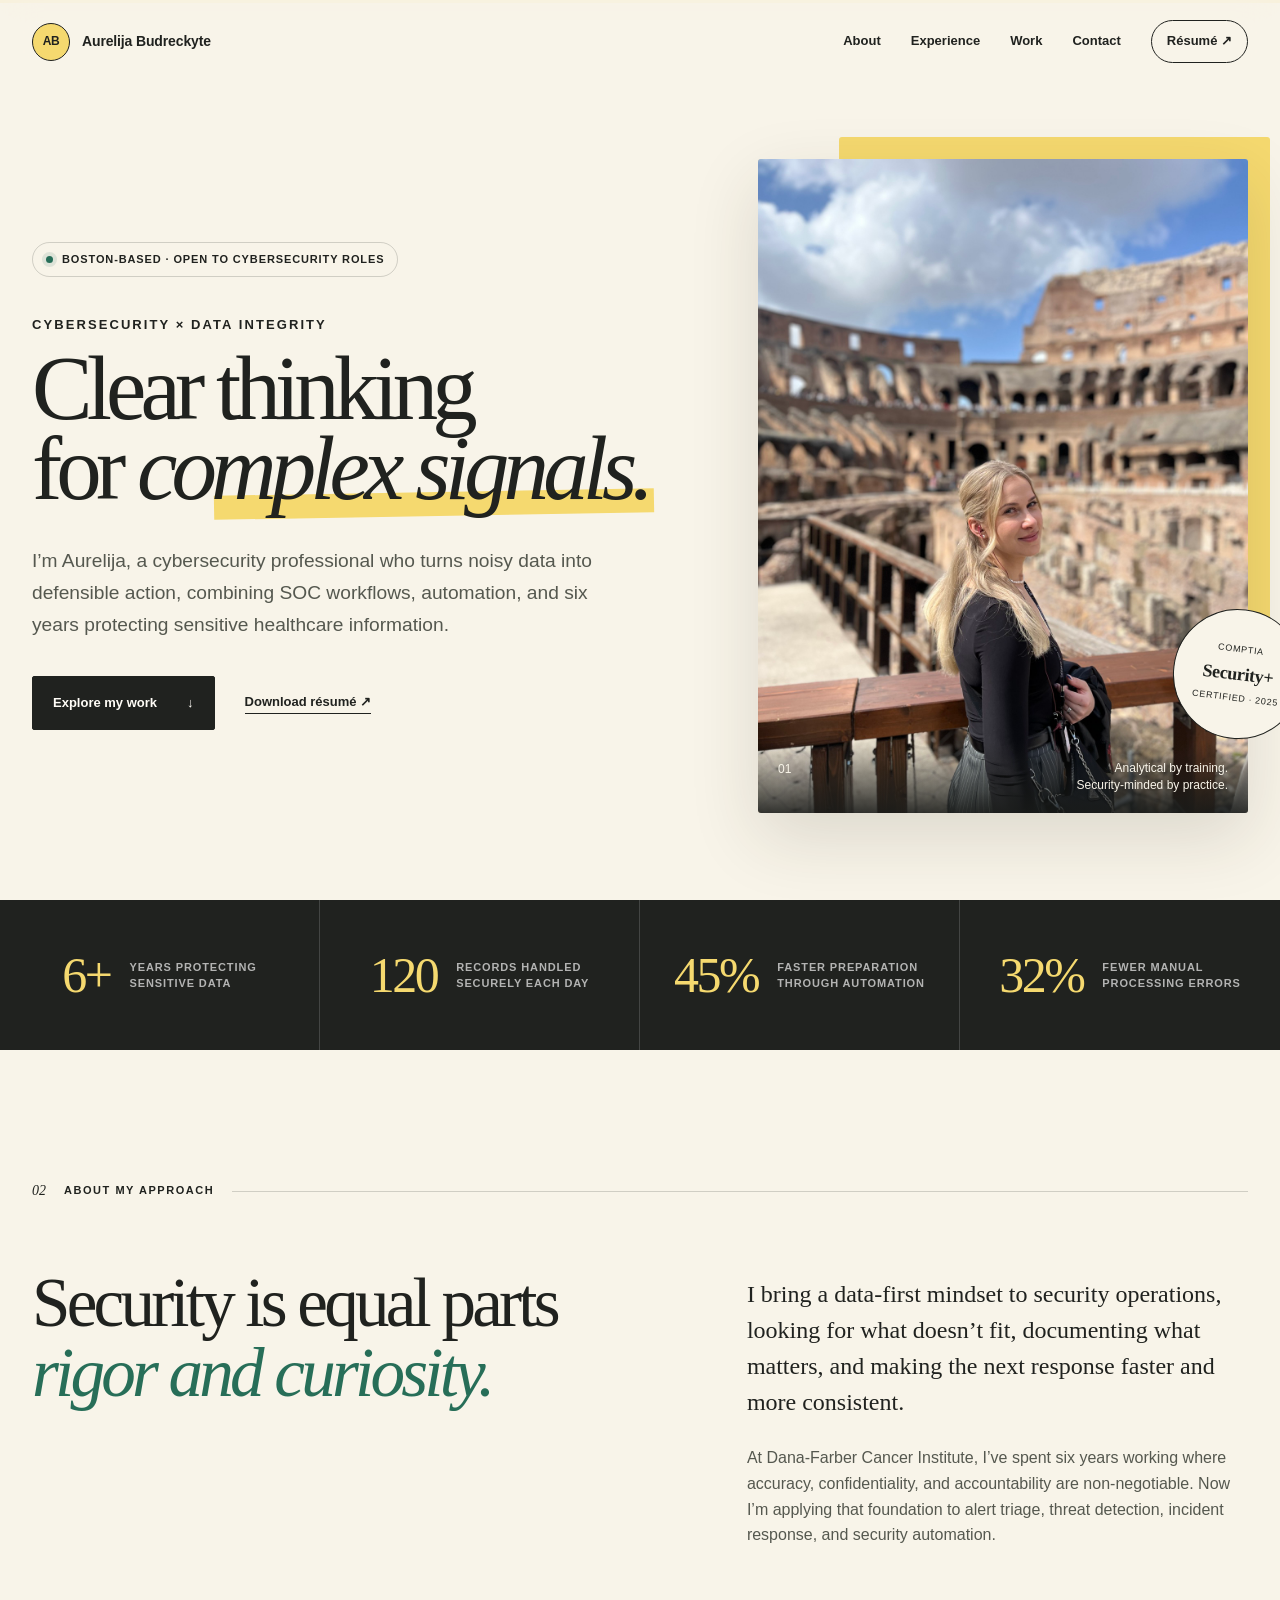
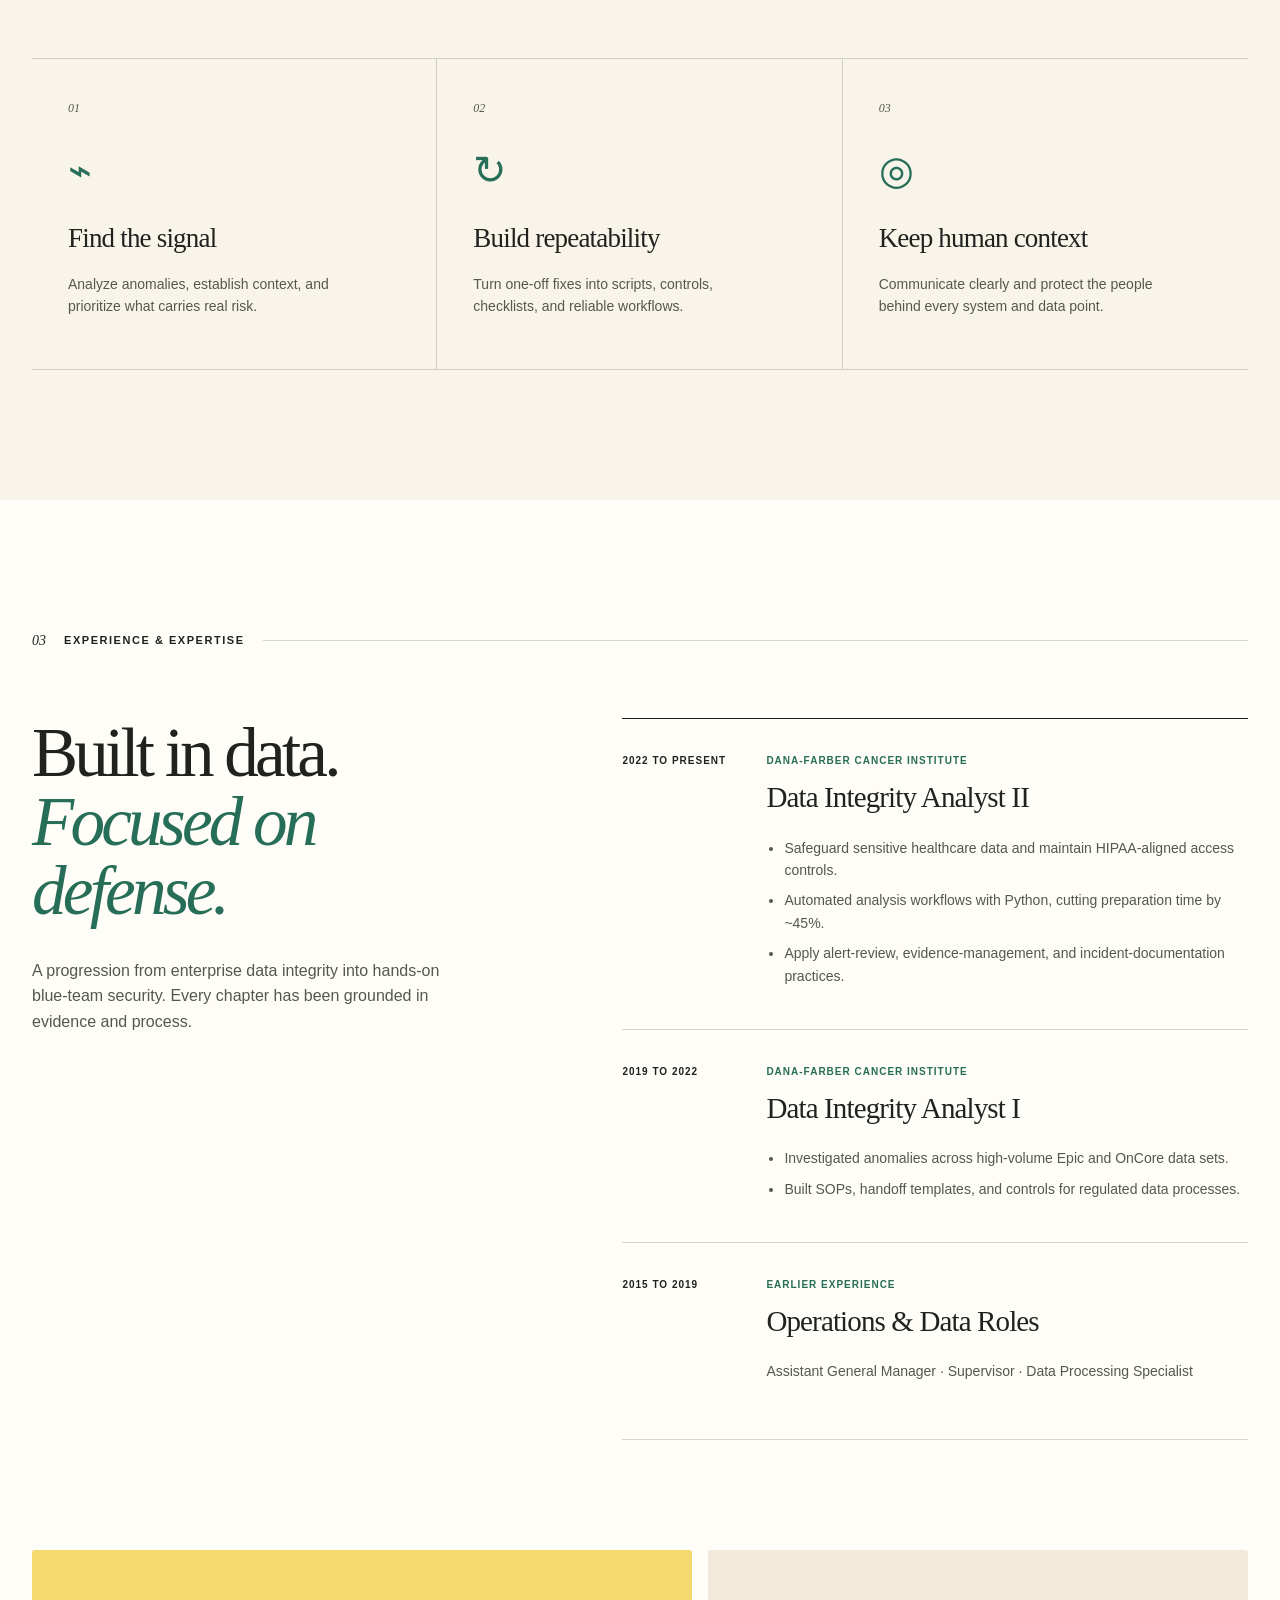
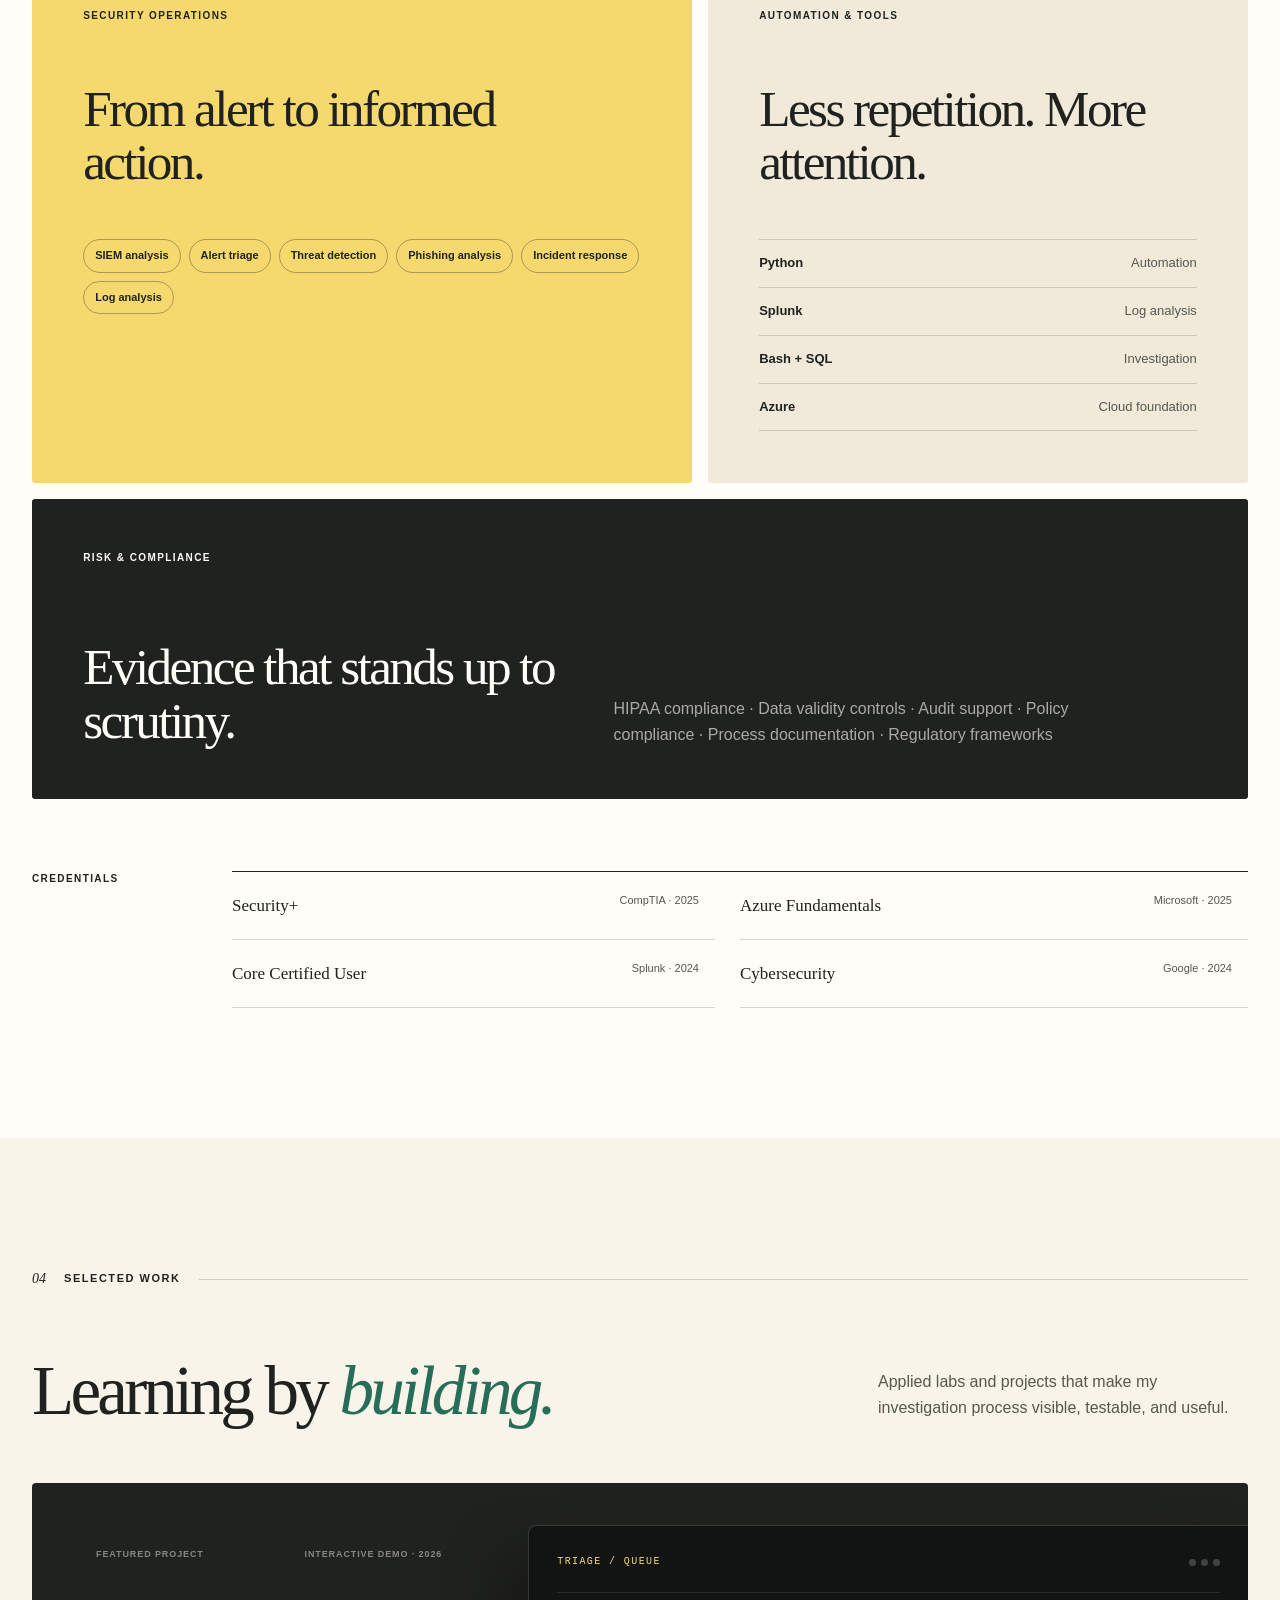
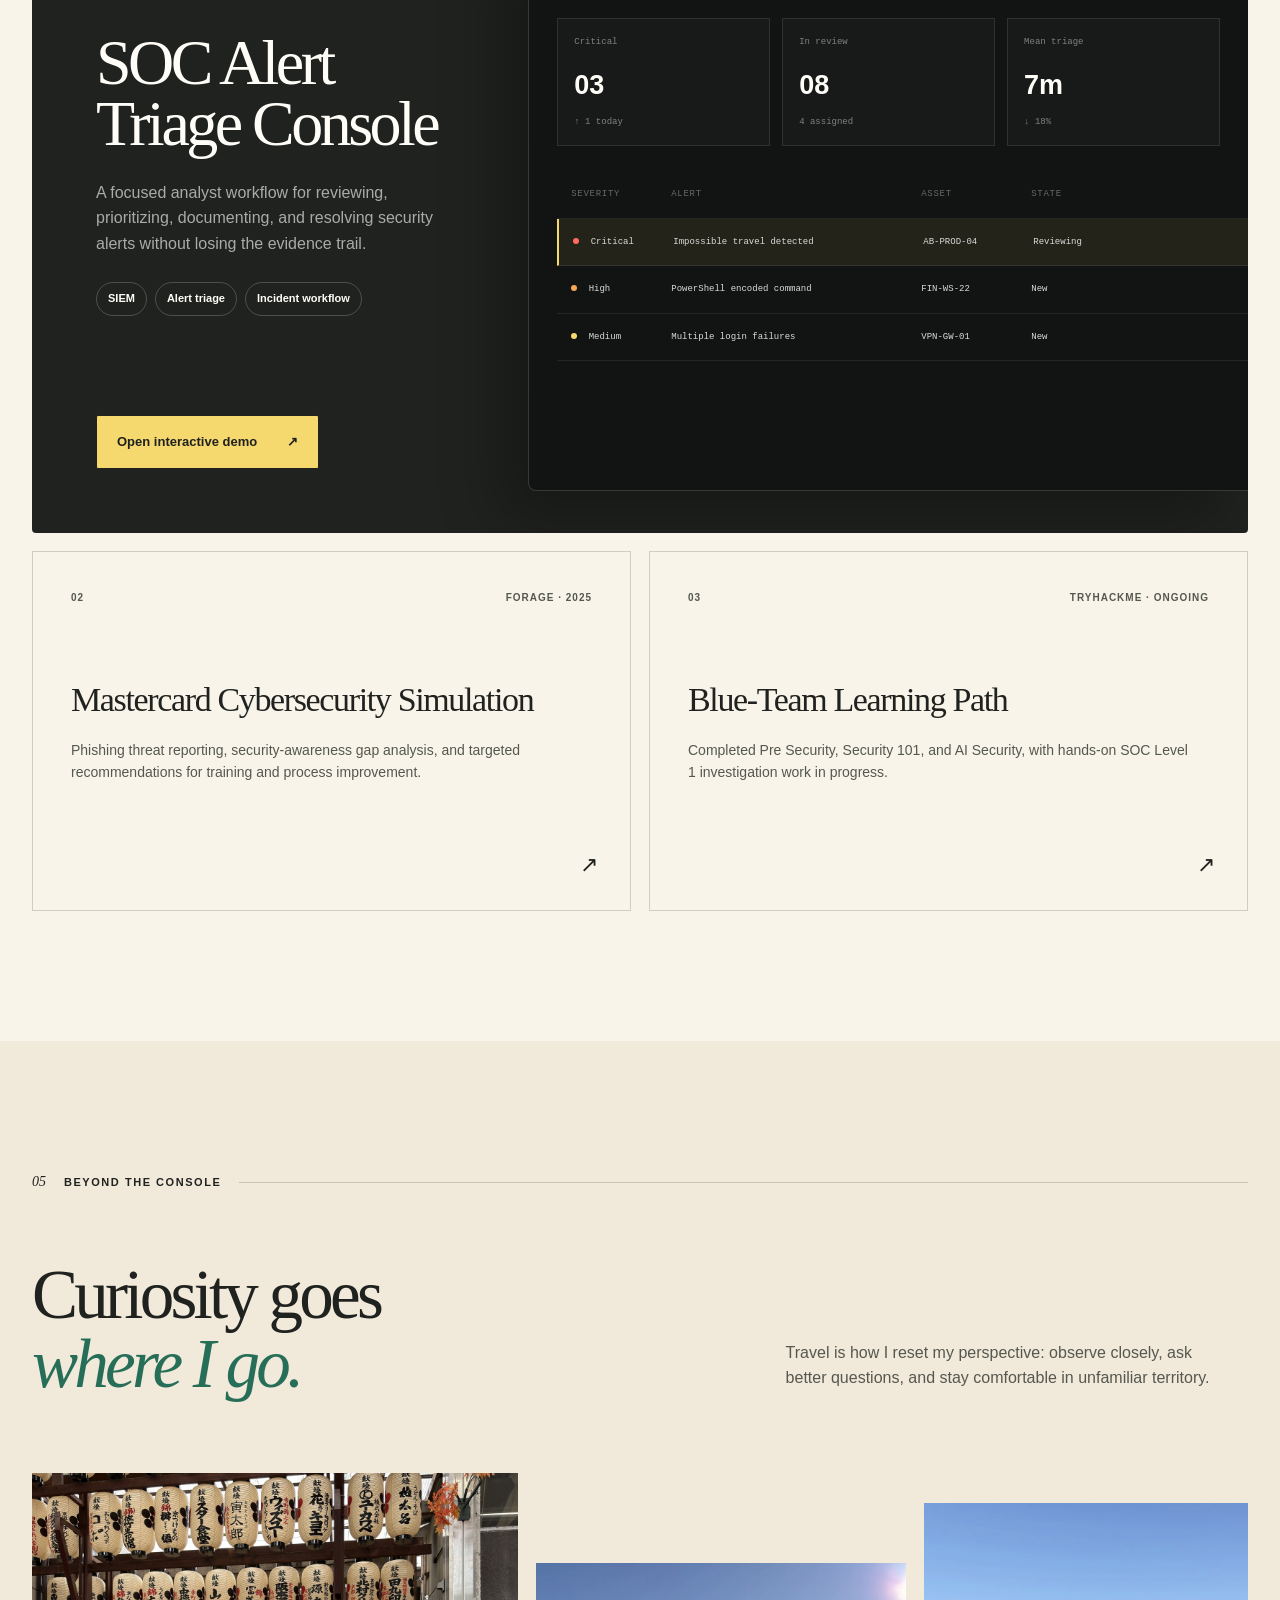
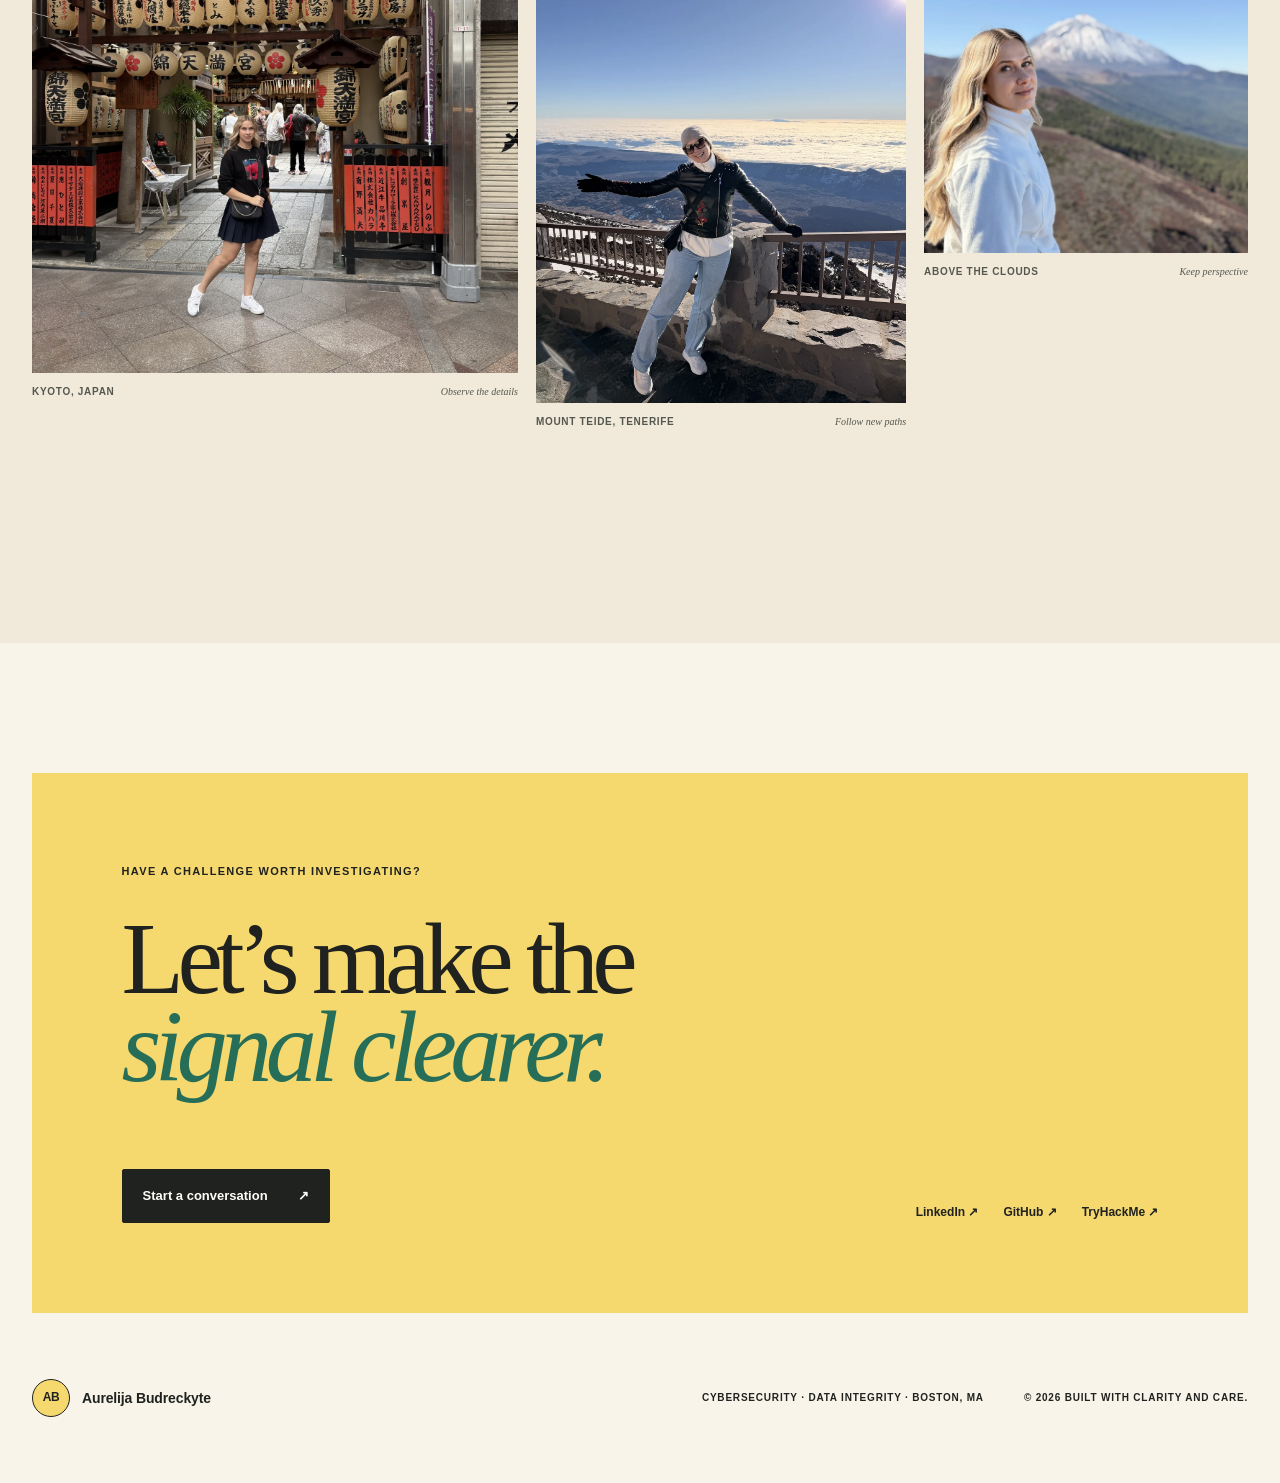
<file: index.html>
<!doctype html>
<html lang="en">
  <head>
    <meta charset="UTF-8" />
    <meta name="viewport" content="width=device-width, initial-scale=1.0" />
    <meta
      name="description"
      content="Aurelija Budreckyte is a Boston-based cybersecurity professional specializing in SOC workflows, SIEM analysis, automation, and data integrity."
    />
    <meta name="theme-color" content="#f5d96f" />
    <meta property="og:title" content="Aurelija Budreckyte | Cybersecurity Professional" />
    <meta
      property="og:description"
      content="Cybersecurity, security operations, automation, and six years of data integrity experience."
    />
    <meta property="og:type" content="website" />
    <title>Aurelija Budreckyte | Cybersecurity Professional</title>
    <link rel="icon" href="assets/favicon.svg" type="image/svg+xml" />
    <link rel="stylesheet" href="styles.css" />
    <script src="script.js" defer></script>
  </head>
  <body>
    <a class="skip-link" href="#main">Skip to content</a>

    <header class="site-header" data-header>
      <a class="brand" href="index.html" aria-label="Aurelija Budreckyte, home">
        <span class="brand-mark" aria-hidden="true">AB</span>
        <span class="brand-name">Aurelija Budreckyte</span>
      </a>
      <button class="menu-toggle" type="button" aria-expanded="false" aria-controls="site-nav">
        <span></span><span></span>
        <span class="sr-only">Toggle menu</span>
      </button>
      <nav class="site-nav" id="site-nav" aria-label="Primary navigation">
        <a href="#about">About</a>
        <a href="#experience">Experience</a>
        <a href="#work">Work</a>
        <a href="#contact">Contact</a>
        <a class="nav-cta" href="Aurelija_Budreckyte_Resume.pdf" target="_blank" rel="noreferrer">
          Résumé <span aria-hidden="true">↗</span>
        </a>
      </nav>
    </header>

    <main id="main">
      <section class="hero section-shell" aria-labelledby="hero-title">
        <div class="hero-copy reveal">
          <div class="eyebrow">
            <span class="status-dot" aria-hidden="true"></span>
            Boston-based · Open to cybersecurity roles
          </div>
          <p class="hero-kicker">Cybersecurity × Data Integrity</p>
          <h1 id="hero-title">
            Clear thinking<br />
            for <em>complex signals.</em>
          </h1>
          <p class="hero-intro">
            I’m Aurelija, a cybersecurity professional who turns noisy data into
            defensible action, combining SOC workflows, automation, and six years
            protecting sensitive healthcare information.
          </p>
          <div class="hero-actions">
            <a class="button button-dark" href="#work">Explore my work <span>↓</span></a>
            <a class="text-link" href="Aurelija_Budreckyte_Resume.pdf" download>
              Download résumé <span aria-hidden="true">↗</span>
            </a>
          </div>
        </div>

        <div class="hero-visual reveal reveal-delay">
          <div class="portrait-frame">
            <img
              src="assets/aurelija-colosseum.jpg"
              width="1200"
              height="1600"
              alt="Aurelija Budreckyte at the Colosseum in Rome"
              fetchpriority="high"
            />
            <div class="portrait-caption">
              <span>01</span>
              <p>Analytical by training.<br />Security-minded by practice.</p>
            </div>
          </div>
          <div class="hero-stamp" aria-label="Security Plus certified">
            <span>CompTIA</span>
            <strong>Security+</strong>
            <span>Certified · 2025</span>
          </div>
        </div>
      </section>

      <section class="proof-strip" aria-label="Career highlights">
        <div class="proof-item">
          <strong>6+</strong>
          <span>years protecting<br />sensitive data</span>
        </div>
        <div class="proof-item">
          <strong>120</strong>
          <span>records handled<br />securely each day</span>
        </div>
        <div class="proof-item">
          <strong>45%</strong>
          <span>faster preparation<br />through automation</span>
        </div>
        <div class="proof-item">
          <strong>32%</strong>
          <span>fewer manual<br />processing errors</span>
        </div>
      </section>

      <section class="about section-shell section-space" id="about">
        <div class="section-label reveal">
          <span>02</span>
          <p>About my approach</p>
        </div>
        <div class="about-grid">
          <h2 class="display-heading reveal">
            Security is equal parts<br />
            <em>rigor and curiosity.</em>
          </h2>
          <div class="about-copy reveal">
            <p class="lead">
              I bring a data-first mindset to security operations, looking for what
              doesn’t fit, documenting what matters, and making the next response
              faster and more consistent.
            </p>
            <p>
              At Dana-Farber Cancer Institute, I’ve spent six years working where
              accuracy, confidentiality, and accountability are non-negotiable.
              Now I’m applying that foundation to alert triage, threat detection,
              incident response, and security automation.
            </p>
          </div>
        </div>
        <div class="principles-grid">
          <article class="principle-card reveal">
            <span class="principle-number">01</span>
            <div class="line-icon" aria-hidden="true">⌁</div>
            <h3>Find the signal</h3>
            <p>Analyze anomalies, establish context, and prioritize what carries real risk.</p>
          </article>
          <article class="principle-card reveal">
            <span class="principle-number">02</span>
            <div class="line-icon" aria-hidden="true">↻</div>
            <h3>Build repeatability</h3>
            <p>Turn one-off fixes into scripts, controls, checklists, and reliable workflows.</p>
          </article>
          <article class="principle-card reveal">
            <span class="principle-number">03</span>
            <div class="line-icon" aria-hidden="true">◎</div>
            <h3>Keep human context</h3>
            <p>Communicate clearly and protect the people behind every system and data point.</p>
          </article>
        </div>
      </section>

      <section class="experience section-space" id="experience">
        <div class="section-shell">
          <div class="section-label reveal">
            <span>03</span>
            <p>Experience & expertise</p>
          </div>
          <div class="experience-layout">
            <div class="experience-intro reveal">
              <h2 class="display-heading">Built in data.<br /><em>Focused on defense.</em></h2>
              <p>
                A progression from enterprise data integrity into hands-on blue-team
                security. Every chapter has been grounded in evidence and process.
              </p>
            </div>
            <div class="timeline">
              <article class="timeline-item reveal">
                <div class="timeline-date">2022 to Present</div>
                <div>
                  <p class="timeline-company">Dana-Farber Cancer Institute</p>
                  <h3>Data Integrity Analyst II</h3>
                  <ul>
                    <li>Safeguard sensitive healthcare data and maintain HIPAA-aligned access controls.</li>
                    <li>Automated analysis workflows with Python, cutting preparation time by ~45%.</li>
                    <li>Apply alert-review, evidence-management, and incident-documentation practices.</li>
                  </ul>
                </div>
              </article>
              <article class="timeline-item reveal">
                <div class="timeline-date">2019 to 2022</div>
                <div>
                  <p class="timeline-company">Dana-Farber Cancer Institute</p>
                  <h3>Data Integrity Analyst I</h3>
                  <ul>
                    <li>Investigated anomalies across high-volume Epic and OnCore data sets.</li>
                    <li>Built SOPs, handoff templates, and controls for regulated data processes.</li>
                  </ul>
                </div>
              </article>
              <article class="timeline-item reveal">
                <div class="timeline-date">2015 to 2019</div>
                <div>
                  <p class="timeline-company">Earlier experience</p>
                  <h3>Operations & Data Roles</h3>
                  <p>Assistant General Manager · Supervisor · Data Processing Specialist</p>
                </div>
              </article>
            </div>
          </div>

          <div class="capabilities-grid" aria-label="Core capabilities">
            <article class="capability-card card-yellow reveal">
              <span>Security Operations</span>
              <h3>From alert to informed action.</h3>
              <div class="tag-list">
                <span>SIEM analysis</span><span>Alert triage</span><span>Threat detection</span>
                <span>Phishing analysis</span><span>Incident response</span><span>Log analysis</span>
              </div>
            </article>
            <article class="capability-card card-beige reveal">
              <span>Automation & Tools</span>
              <h3>Less repetition. More attention.</h3>
              <div class="tool-list">
                <div><b>Python</b><i>Automation</i></div>
                <div><b>Splunk</b><i>Log analysis</i></div>
                <div><b>Bash + SQL</b><i>Investigation</i></div>
                <div><b>Azure</b><i>Cloud foundation</i></div>
              </div>
            </article>
            <article class="capability-card card-dark reveal">
              <span>Risk & Compliance</span>
              <h3>Evidence that stands up to scrutiny.</h3>
              <p>
                HIPAA compliance · Data validity controls · Audit support · Policy
                compliance · Process documentation · Regulatory frameworks
              </p>
            </article>
          </div>

          <div class="credentials reveal">
            <p class="credentials-label">Credentials</p>
            <div class="credentials-list">
              <div><strong>Security+</strong><span>CompTIA · 2025</span></div>
              <div><strong>Azure Fundamentals</strong><span>Microsoft · 2025</span></div>
              <div><strong>Core Certified User</strong><span>Splunk · 2024</span></div>
              <div><strong>Cybersecurity</strong><span>Google · 2024</span></div>
            </div>
          </div>
        </div>
      </section>

      <section class="work section-shell section-space" id="work">
        <div class="section-label reveal">
          <span>04</span>
          <p>Selected work</p>
        </div>
        <div class="work-heading-row">
          <h2 class="display-heading reveal">Learning by <em>building.</em></h2>
          <p class="reveal">
            Applied labs and projects that make my investigation process visible,
            testable, and useful.
          </p>
        </div>

        <article class="featured-project reveal">
          <div class="project-copy">
            <div class="project-meta">
              <span>Featured project</span>
              <span>Interactive demo · 2026</span>
            </div>
            <h3>SOC Alert<br />Triage Console</h3>
            <p>
              A focused analyst workflow for reviewing, prioritizing, documenting,
              and resolving security alerts without losing the evidence trail.
            </p>
            <div class="project-tags">
              <span>SIEM</span><span>Alert triage</span><span>Incident workflow</span>
            </div>
            <a class="button button-light" href="soc-triage.html">
              Open interactive demo <span aria-hidden="true">↗</span>
            </a>
          </div>
          <div class="console-preview" aria-hidden="true">
            <div class="console-top">
              <span>TRIAGE / QUEUE</span>
              <div><i></i><i></i><i></i></div>
            </div>
            <div class="console-stats">
              <div><span>Critical</span><strong>03</strong><small>↑ 1 today</small></div>
              <div><span>In review</span><strong>08</strong><small>4 assigned</small></div>
              <div><span>Mean triage</span><strong>7m</strong><small>↓ 18%</small></div>
            </div>
            <div class="console-table">
              <div class="console-row console-header">
                <span>SEVERITY</span><span>ALERT</span><span>ASSET</span><span>STATE</span>
              </div>
              <div class="console-row active">
                <span><b class="severity-dot critical"></b> Critical</span>
                <span>Impossible travel detected</span><span>AB-PROD-04</span><span>Reviewing</span>
              </div>
              <div class="console-row">
                <span><b class="severity-dot high"></b> High</span>
                <span>PowerShell encoded command</span><span>FIN-WS-22</span><span>New</span>
              </div>
              <div class="console-row">
                <span><b class="severity-dot medium"></b> Medium</span>
                <span>Multiple login failures</span><span>VPN-GW-01</span><span>New</span>
              </div>
            </div>
          </div>
        </article>

        <div class="secondary-projects">
          <article class="secondary-project reveal">
            <div>
              <span class="project-number">02</span>
              <p>Forage · 2025</p>
            </div>
            <h3>Mastercard Cybersecurity Simulation</h3>
            <p>
              Phishing threat reporting, security-awareness gap analysis, and
              targeted recommendations for training and process improvement.
            </p>
            <span class="project-arrow" aria-hidden="true">↗</span>
          </article>
          <article class="secondary-project reveal">
            <div>
              <span class="project-number">03</span>
              <p>TryHackMe · Ongoing</p>
            </div>
            <h3>Blue-Team Learning Path</h3>
            <p>
              Completed Pre Security, Security 101, and AI Security, with hands-on
              SOC Level 1 investigation work in progress.
            </p>
            <a
              class="project-arrow"
              href="https://tryhackme.com/p/AurelijaB"
              target="_blank"
              rel="noreferrer"
              aria-label="View Aurelija's TryHackMe profile"
            >↗</a>
          </article>
        </div>
      </section>

      <section class="personal section-space" aria-labelledby="personal-title">
        <div class="section-shell">
          <div class="section-label reveal">
            <span>05</span>
            <p>Beyond the console</p>
          </div>
          <div class="personal-heading">
            <h2 class="display-heading reveal" id="personal-title">
              Curiosity goes<br /><em>where I go.</em>
            </h2>
            <p class="reveal">
              Travel is how I reset my perspective: observe closely, ask better
              questions, and stay comfortable in unfamiliar territory.
            </p>
          </div>
          <div class="photo-journal">
            <figure class="photo photo-one reveal">
              <img src="assets/kyoto-lanterns.webp" width="1350" height="1800" alt="Lanterns at a temple entrance in Kyoto" loading="lazy" />
              <figcaption><span>Kyoto, Japan</span><span>Observe the details</span></figcaption>
            </figure>
            <figure class="photo photo-two reveal">
              <img src="assets/teide-tenerife.webp" width="1350" height="1800" alt="Aurelija at Mount Teide in Tenerife above the clouds" loading="lazy" />
              <figcaption><span>Mount Teide, Tenerife</span><span>Follow new paths</span></figcaption>
            </figure>
            <figure class="photo photo-three reveal">
              <img src="assets/mountain-portrait.webp" width="1350" height="1800" alt="Aurelija with a mountain landscape" loading="lazy" />
              <figcaption><span>Above the clouds</span><span>Keep perspective</span></figcaption>
            </figure>
          </div>
        </div>
      </section>

      <section class="contact section-shell" id="contact">
        <div class="contact-card reveal">
          <p class="contact-kicker">Have a challenge worth investigating?</p>
          <h2>Let’s make the<br /><em>signal clearer.</em></h2>
          <div class="contact-bottom">
            <a class="button button-dark" href="mailto:aurelijabudreckyte@gmail.com">
              Start a conversation <span aria-hidden="true">↗</span>
            </a>
            <div class="contact-links">
              <a href="https://www.linkedin.com/in/aurelija-budreckyte-173b39104/" target="_blank" rel="noreferrer">LinkedIn ↗</a>
              <a href="https://github.com/aurelijab" target="_blank" rel="noreferrer">GitHub ↗</a>
              <a href="https://tryhackme.com/p/AurelijaB" target="_blank" rel="noreferrer">TryHackMe ↗</a>
            </div>
          </div>
        </div>
      </section>
    </main>

    <footer class="site-footer section-shell">
      <div class="brand footer-brand">
        <span class="brand-mark" aria-hidden="true">AB</span>
        <span class="brand-name">Aurelija Budreckyte</span>
      </div>
      <p>Cybersecurity · Data integrity · Boston, MA</p>
      <p>© <span data-year></span> Built with clarity and care.</p>
    </footer>
  </body>
</html>
</file>
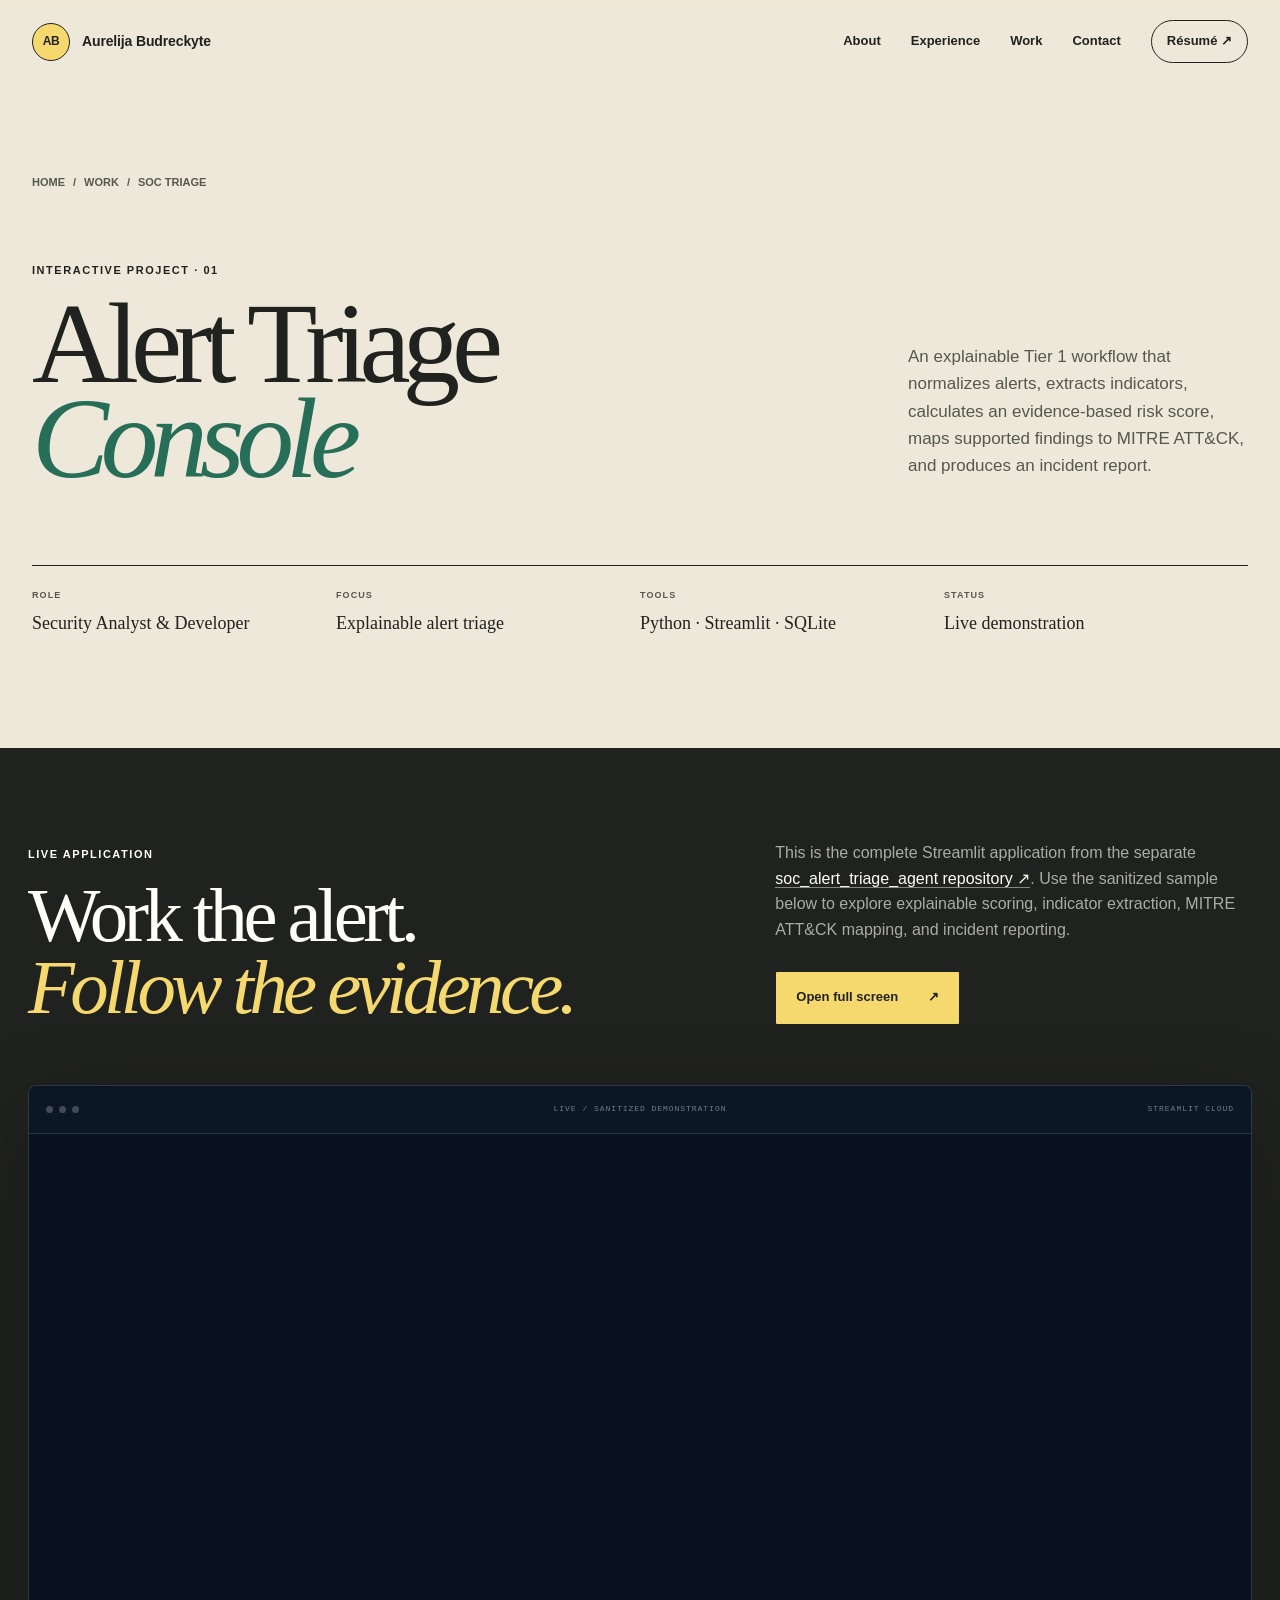
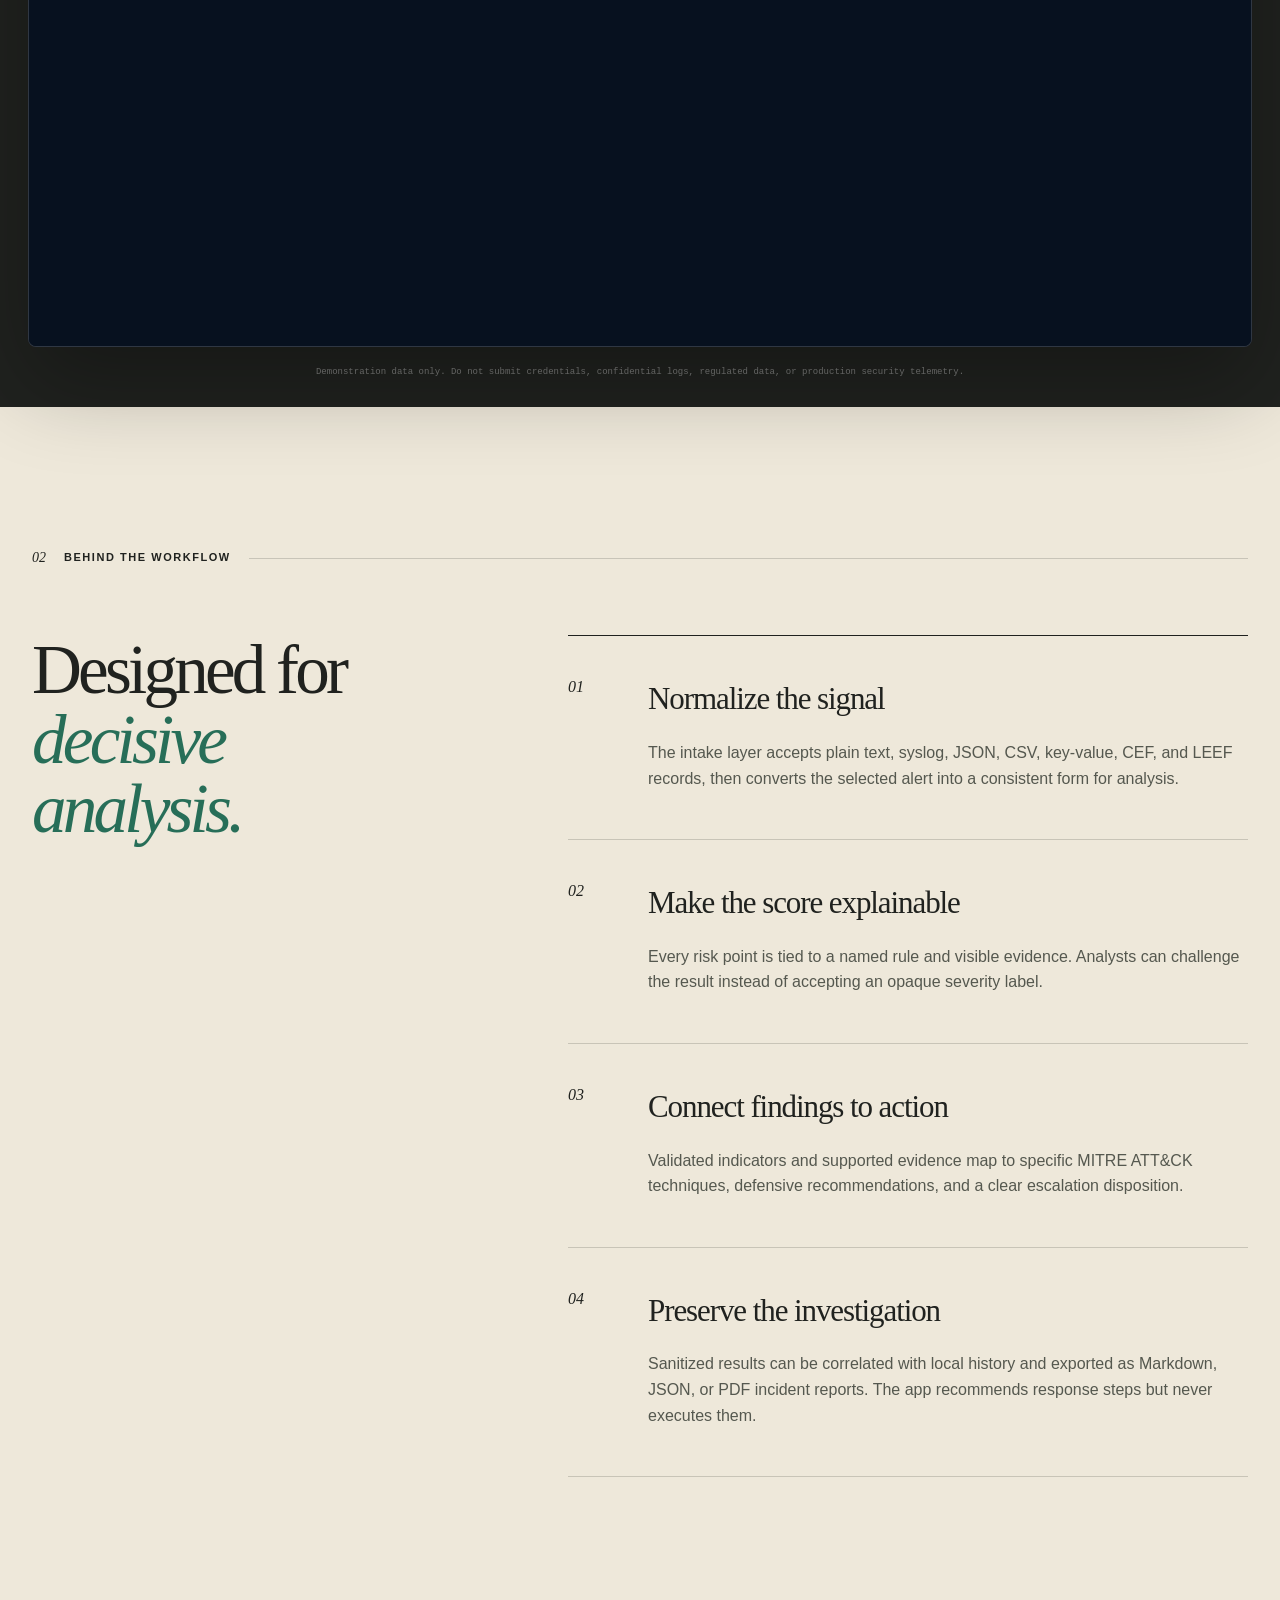
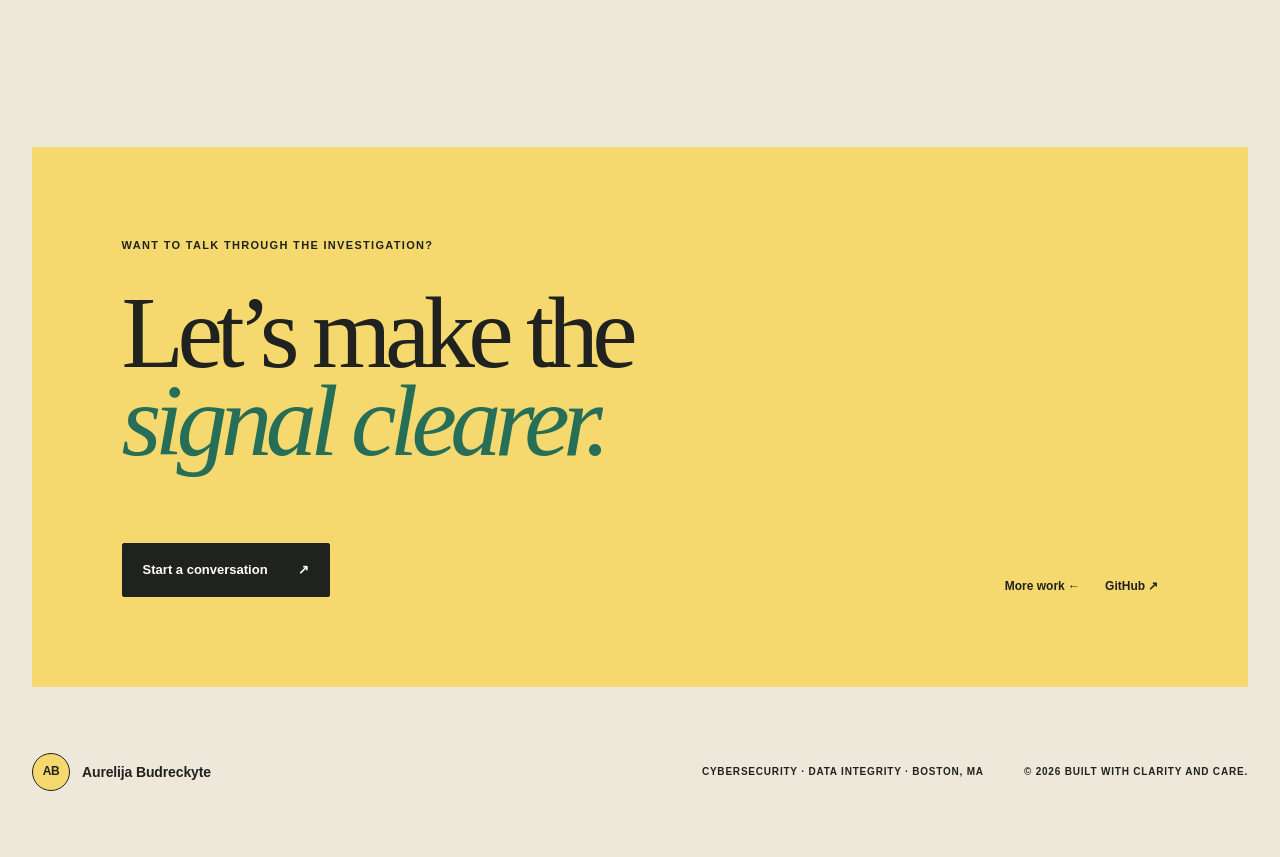
<file: soc-triage.html>
<!doctype html>
<html lang="en">
  <head>
    <meta charset="UTF-8" />
    <meta name="viewport" content="width=device-width, initial-scale=1.0" />
    <meta
      name="description"
      content="An interactive SOC alert-triage workflow demo by Aurelija Budreckyte."
    />
    <meta name="theme-color" content="#20221f" />
    <title>SOC Alert Triage Console | Aurelija Budreckyte</title>
    <link rel="icon" href="assets/favicon.svg" type="image/svg+xml" />
    <link rel="stylesheet" href="styles.css" />
    <script src="script.js" defer></script>
  </head>
  <body class="project-page">
    <a class="skip-link" href="#main">Skip to content</a>

    <header class="site-header" data-header>
      <a class="brand" href="index.html" aria-label="Aurelija Budreckyte, home">
        <span class="brand-mark" aria-hidden="true">AB</span>
        <span class="brand-name">Aurelija Budreckyte</span>
      </a>
      <button class="menu-toggle" type="button" aria-expanded="false" aria-controls="site-nav">
        <span></span><span></span>
        <span class="sr-only">Toggle menu</span>
      </button>
      <nav class="site-nav" id="site-nav" aria-label="Primary navigation">
        <a href="index.html#about">About</a>
        <a href="index.html#experience">Experience</a>
        <a href="index.html#work">Work</a>
        <a href="index.html#contact">Contact</a>
        <a class="nav-cta" href="Aurelija_Budreckyte_Resume.pdf" target="_blank" rel="noreferrer">
          Résumé <span aria-hidden="true">↗</span>
        </a>
      </nav>
    </header>

    <main id="main">
      <section class="case-hero section-shell">
        <div class="breadcrumb reveal">
          <a href="index.html">Home</a><span>/</span><a href="index.html#work">Work</a><span>/</span>
          <strong>SOC triage</strong>
        </div>
        <div class="case-title-row">
          <div class="reveal">
            <p class="case-eyebrow">Interactive project · 01</p>
            <h1>Alert Triage<br /><em>Console</em></h1>
          </div>
          <p class="case-summary reveal">
            An explainable Tier 1 workflow that normalizes alerts, extracts
            indicators, calculates an evidence-based risk score, maps supported
            findings to MITRE ATT&amp;CK, and produces an incident report.
          </p>
        </div>
        <div class="case-meta reveal">
          <div><span>Role</span><strong>Security Analyst &amp; Developer</strong></div>
          <div><span>Focus</span><strong>Explainable alert triage</strong></div>
          <div><span>Tools</span><strong>Python · Streamlit · SQLite</strong></div>
          <div><span>Status</span><strong>Live demonstration</strong></div>
        </div>
      </section>

      <section class="streamlit-demo" aria-labelledby="live-demo-title">
        <div class="streamlit-demo-header section-shell">
          <div>
            <p class="case-eyebrow">Live application</p>
            <h2 id="live-demo-title">Work the alert.<br /><em>Follow the evidence.</em></h2>
          </div>
          <div class="streamlit-demo-intro">
            <p>
              This is the complete Streamlit application from the separate
              <a
                href="https://github.com/aurelijab/soc_alert_triage_agent"
                target="_blank"
                rel="noreferrer"
              >soc_alert_triage_agent repository ↗</a>.
              Use the sanitized sample below to explore explainable scoring,
              indicator extraction, MITRE ATT&amp;CK mapping, and incident reporting.
            </p>
            <a
              class="button button-light"
              href="https://aurelija-soc-triage.streamlit.app/?demo=brute-force"
              target="_blank"
              rel="noreferrer"
            >Open full screen <span aria-hidden="true">↗</span></a>
          </div>
        </div>
        <div class="streamlit-frame-shell">
          <div class="streamlit-frame-top" aria-hidden="true">
            <div><i></i><i></i><i></i></div>
            <span>LIVE / SANITIZED DEMONSTRATION</span>
            <span>STREAMLIT CLOUD</span>
          </div>
          <div class="streamlit-loading" data-streamlit-loading>
            <span class="streamlit-loading-mark" aria-hidden="true">⌁</span>
            <strong>Loading the triage workspace…</strong>
            <small>The hosted application may take a moment to wake.</small>
          </div>
          <iframe
            class="streamlit-frame"
            src="https://aurelija-soc-triage.streamlit.app/?embed=true&amp;demo=brute-force"
            title="Aurelija Budreckyte's SOC Alert Triage Agent"
            loading="eager"
            allow="clipboard-read; clipboard-write"
            data-streamlit-frame
          ></iframe>
        </div>
        <p class="demo-note">
          Demonstration data only. Do not submit credentials, confidential logs,
          regulated data, or production security telemetry.
        </p>
      </section>

      <section class="case-study section-shell">
        <div class="section-label reveal">
          <span>02</span>
          <p>Behind the workflow</p>
        </div>
        <div class="case-study-grid">
          <h2 class="display-heading reveal">Designed for<br /><em>decisive analysis.</em></h2>
          <div class="case-sections">
            <article class="case-section reveal">
              <span>01</span>
              <div>
                <h3>Normalize the signal</h3>
                <p>
                  The intake layer accepts plain text, syslog, JSON, CSV, key-value,
                  CEF, and LEEF records, then converts the selected alert into a
                  consistent form for analysis.
                </p>
              </div>
            </article>
            <article class="case-section reveal">
              <span>02</span>
              <div>
                <h3>Make the score explainable</h3>
                <p>
                  Every risk point is tied to a named rule and visible evidence.
                  Analysts can challenge the result instead of accepting an opaque
                  severity label.
                </p>
              </div>
            </article>
            <article class="case-section reveal">
              <span>03</span>
              <div>
                <h3>Connect findings to action</h3>
                <p>
                  Validated indicators and supported evidence map to specific MITRE
                  ATT&amp;CK techniques, defensive recommendations, and a clear
                  escalation disposition.
                </p>
              </div>
            </article>
            <article class="case-section reveal">
              <span>04</span>
              <div>
                <h3>Preserve the investigation</h3>
                <p>
                  Sanitized results can be correlated with local history and
                  exported as Markdown, JSON, or PDF incident reports. The app
                  recommends response steps but never executes them.
                </p>
              </div>
            </article>
          </div>
        </div>
      </section>

      <section class="contact section-shell" id="contact">
        <div class="contact-card reveal">
          <p class="contact-kicker">Want to talk through the investigation?</p>
          <h2>Let’s make the<br /><em>signal clearer.</em></h2>
          <div class="contact-bottom">
            <a class="button button-dark" href="mailto:aurelijabudreckyte@gmail.com">
              Start a conversation <span aria-hidden="true">↗</span>
            </a>
            <div class="contact-links">
              <a href="index.html#work">More work ←</a>
              <a href="https://github.com/aurelijab" target="_blank" rel="noreferrer">GitHub ↗</a>
            </div>
          </div>
        </div>
      </section>
    </main>

    <footer class="site-footer section-shell">
      <div class="brand footer-brand">
        <span class="brand-mark" aria-hidden="true">AB</span>
        <span class="brand-name">Aurelija Budreckyte</span>
      </div>
      <p>Cybersecurity · Data integrity · Boston, MA</p>
      <p>© <span data-year></span> Built with clarity and care.</p>
    </footer>
  </body>
</html>
</file>
<file: styles.css>
:root {
  --ink: #20221f;
  --ink-soft: #55584f;
  --paper: #f8f4e9;
  --paper-deep: #eee5d2;
  --beige: #dfd1b7;
  --beige-light: #f1e9da;
  --butter: #f5d96f;
  --butter-bright: #ffe989;
  --white: #fffdf7;
  --line: rgba(32, 34, 31, 0.18);
  --green: #276e58;
  --red: #bd4539;
  --orange: #da7c31;
  --max: 1240px;
  --serif: "Iowan Old Style", "Baskerville", "Times New Roman", serif;
  --sans: Inter, "Helvetica Neue", Helvetica, Arial, sans-serif;
}

* {
  box-sizing: border-box;
}

html {
  scroll-behavior: smooth;
  scroll-padding-top: 100px;
}

body {
  margin: 0;
  overflow-x: hidden;
  color: var(--ink);
  background: var(--paper);
  font-family: var(--sans);
  font-size: 16px;
  line-height: 1.6;
  -webkit-font-smoothing: antialiased;
}

body::before {
  position: fixed;
  z-index: 50;
  top: 0;
  left: 0;
  width: 100%;
  height: 3px;
  background: var(--butter);
  content: "";
}

::selection {
  color: var(--ink);
  background: var(--butter);
}

img {
  display: block;
  max-width: 100%;
}

a {
  color: inherit;
  text-decoration: none;
}

button,
input {
  font: inherit;
}

button,
a {
  -webkit-tap-highlight-color: transparent;
}

:focus-visible {
  outline: 3px solid var(--green);
  outline-offset: 4px;
}

.sr-only {
  position: absolute;
  width: 1px;
  height: 1px;
  padding: 0;
  overflow: hidden;
  clip: rect(0, 0, 0, 0);
  white-space: nowrap;
  border: 0;
}

.skip-link {
  position: fixed;
  z-index: 200;
  top: -100px;
  left: 24px;
  padding: 12px 18px;
  color: var(--white);
  background: var(--ink);
  transition: top 0.2s;
}

.skip-link:focus {
  top: 14px;
}

.section-shell {
  width: min(calc(100% - 64px), var(--max));
  margin-inline: auto;
}

.section-space {
  padding-block: 130px;
}

.site-header {
  position: sticky;
  z-index: 100;
  top: 0;
  display: flex;
  width: 100%;
  min-height: 84px;
  align-items: center;
  justify-content: space-between;
  padding: 14px max(32px, calc((100vw - var(--max)) / 2));
  border-bottom: 1px solid transparent;
  background: rgba(248, 244, 233, 0.86);
  backdrop-filter: blur(18px);
  transition: min-height 0.25s, border-color 0.25s;
}

.site-header.is-scrolled {
  min-height: 70px;
  border-color: var(--line);
}

.brand {
  display: inline-flex;
  align-items: center;
  gap: 12px;
}

.brand-mark {
  display: grid;
  width: 38px;
  height: 38px;
  place-items: center;
  border: 1px solid var(--ink);
  border-radius: 50%;
  background: var(--butter);
  font-size: 12px;
  font-weight: 800;
  letter-spacing: -0.04em;
}

.brand-name {
  font-size: 14px;
  font-weight: 650;
  letter-spacing: -0.01em;
}

.site-nav {
  display: flex;
  align-items: center;
  gap: 30px;
  font-size: 13px;
  font-weight: 600;
}

.site-nav > a:not(.nav-cta) {
  position: relative;
}

.site-nav > a:not(.nav-cta)::after {
  position: absolute;
  bottom: -7px;
  left: 0;
  width: 0;
  height: 1px;
  background: var(--ink);
  content: "";
  transition: width 0.25s;
}

.site-nav > a:hover::after {
  width: 100%;
}

.nav-cta {
  padding: 10px 15px;
  border: 1px solid var(--ink);
  border-radius: 999px;
  transition: color 0.2s, background 0.2s;
}

.nav-cta:hover {
  color: var(--paper);
  background: var(--ink);
}

.menu-toggle {
  display: none;
}

.hero {
  display: grid;
  min-height: calc(100vh - 84px);
  grid-template-columns: minmax(0, 1.1fr) minmax(380px, 0.9fr);
  align-items: center;
  gap: clamp(48px, 7vw, 100px);
  padding-block: 72px 84px;
}

.hero-copy {
  min-width: 0;
}

.eyebrow {
  display: inline-flex;
  align-items: center;
  gap: 9px;
  margin-bottom: 38px;
  padding: 8px 13px;
  border: 1px solid var(--line);
  border-radius: 999px;
  font-size: 11px;
  font-weight: 700;
  letter-spacing: 0.08em;
  text-transform: uppercase;
}

.status-dot {
  width: 7px;
  height: 7px;
  border-radius: 50%;
  background: var(--green);
  box-shadow: 0 0 0 4px rgba(39, 110, 88, 0.12);
}

.hero-kicker {
  margin: 0 0 13px;
  font-size: 13px;
  font-weight: 700;
  letter-spacing: 0.16em;
  text-transform: uppercase;
}

.hero h1 {
  max-width: 740px;
  margin: 0;
  font-family: var(--serif);
  font-size: clamp(60px, 7.1vw, 108px);
  font-weight: 400;
  letter-spacing: -0.065em;
  line-height: 0.88;
}

.hero h1 em,
.display-heading em,
.contact-card h2 em {
  position: relative;
  font-weight: 400;
}

.hero h1 em::after {
  position: absolute;
  z-index: -1;
  right: -1%;
  bottom: 3px;
  width: 86%;
  height: 24%;
  background: var(--butter);
  content: "";
  transform: rotate(-1deg);
}

.hero-intro {
  max-width: 590px;
  margin: 36px 0 0;
  color: var(--ink-soft);
  font-size: clamp(17px, 1.5vw, 20px);
  line-height: 1.65;
}

.hero-actions {
  display: flex;
  align-items: center;
  gap: 30px;
  margin-top: 36px;
}

.button {
  display: inline-flex;
  min-height: 54px;
  align-items: center;
  justify-content: center;
  gap: 30px;
  padding: 12px 20px;
  border: 1px solid var(--ink);
  border-radius: 2px;
  font-size: 13px;
  font-weight: 700;
  transition: transform 0.2s, background 0.2s, color 0.2s;
}

.button:hover {
  transform: translateY(-3px);
}

.button-dark {
  color: var(--white);
  background: var(--ink);
}

.button-dark:hover {
  color: var(--ink);
  background: var(--butter);
}

.button-light {
  color: var(--ink);
  background: var(--butter);
}

.button-light:hover {
  background: var(--butter-bright);
}

.text-link {
  border-bottom: 1px solid var(--ink);
  font-size: 13px;
  font-weight: 700;
}

.hero-visual {
  position: relative;
  width: min(100%, 490px);
  justify-self: end;
}

.hero-visual::before {
  position: absolute;
  z-index: -1;
  top: -22px;
  right: -22px;
  width: 88%;
  height: 84%;
  border-radius: 3px;
  background: var(--butter);
  content: "";
}

.portrait-frame {
  position: relative;
  overflow: hidden;
  min-height: 590px;
  border-radius: 3px;
  background: var(--beige);
  box-shadow: 0 24px 70px rgba(53, 44, 29, 0.14);
}

.portrait-frame > img {
  width: 100%;
  height: 100%;
  min-height: 590px;
  object-fit: cover;
  object-position: center 35%;
}

.portrait-caption {
  position: absolute;
  right: 0;
  bottom: 0;
  left: 0;
  display: flex;
  align-items: flex-start;
  justify-content: space-between;
  padding: 18px 20px;
  color: var(--paper);
  background: linear-gradient(transparent, rgba(25, 27, 25, 0.88));
  font-size: 12px;
}

.portrait-caption p {
  margin: 0;
  line-height: 1.45;
  text-align: right;
}

.hero-stamp {
  position: absolute;
  right: -55px;
  bottom: 74px;
  display: flex;
  width: 130px;
  height: 130px;
  flex-direction: column;
  align-items: center;
  justify-content: center;
  border: 1px solid var(--ink);
  border-radius: 50%;
  background: var(--paper);
  font-size: 9px;
  letter-spacing: 0.08em;
  text-align: center;
  text-transform: uppercase;
  transform: rotate(7deg);
}

.hero-stamp strong {
  margin-block: 3px;
  font-family: var(--serif);
  font-size: 18px;
  letter-spacing: -0.02em;
  text-transform: none;
}

.proof-strip {
  display: grid;
  grid-template-columns: repeat(4, 1fr);
  color: var(--paper);
  background: var(--ink);
}

.proof-item {
  display: flex;
  min-height: 150px;
  align-items: center;
  justify-content: center;
  gap: 19px;
  padding: 28px;
  border-right: 1px solid rgba(255, 255, 255, 0.16);
}

.proof-item:last-child {
  border: 0;
}

.proof-item strong {
  color: var(--butter);
  font-family: var(--serif);
  font-size: 50px;
  font-weight: 400;
  letter-spacing: -0.05em;
  line-height: 1;
}

.proof-item span {
  color: rgba(255, 255, 255, 0.66);
  font-size: 11px;
  font-weight: 600;
  letter-spacing: 0.08em;
  line-height: 1.5;
  text-transform: uppercase;
}

.section-label {
  display: flex;
  align-items: center;
  gap: 18px;
  margin-bottom: 66px;
}

.section-label::after {
  height: 1px;
  flex: 1;
  background: var(--line);
  content: "";
}

.section-label span {
  font-family: var(--serif);
  font-size: 14px;
  font-style: italic;
}

.section-label p {
  margin: 0;
  font-size: 11px;
  font-weight: 750;
  letter-spacing: 0.14em;
  text-transform: uppercase;
}

.about-grid {
  display: grid;
  grid-template-columns: 1.1fr 0.9fr;
  align-items: start;
  gap: clamp(50px, 8vw, 120px);
}

.display-heading {
  margin: 0;
  font-family: var(--serif);
  font-size: clamp(48px, 5.4vw, 78px);
  font-weight: 400;
  letter-spacing: -0.055em;
  line-height: 1;
}

.display-heading em {
  color: var(--green);
}

.about-copy {
  max-width: 540px;
  padding-top: 8px;
  color: var(--ink-soft);
}

.about-copy p {
  margin: 0 0 25px;
}

.about-copy .lead {
  color: var(--ink);
  font-family: var(--serif);
  font-size: 24px;
  line-height: 1.5;
}

.principles-grid {
  display: grid;
  margin-top: 85px;
  grid-template-columns: repeat(3, 1fr);
  border-top: 1px solid var(--line);
  border-bottom: 1px solid var(--line);
}

.principle-card {
  position: relative;
  min-height: 310px;
  padding: 35px 36px;
  border-right: 1px solid var(--line);
}

.principle-card:last-child {
  border: 0;
}

.principle-number {
  color: var(--ink-soft);
  font-family: var(--serif);
  font-size: 12px;
  font-style: italic;
}

.line-icon {
  margin: 32px 0 26px;
  color: var(--green);
  font-family: var(--serif);
  font-size: 40px;
  line-height: 1;
}

.principle-card h3 {
  margin: 0 0 12px;
  font-family: var(--serif);
  font-size: 27px;
  font-weight: 400;
  letter-spacing: -0.03em;
}

.principle-card p {
  max-width: 280px;
  margin: 0;
  color: var(--ink-soft);
  font-size: 14px;
}

.experience {
  background: var(--white);
}

.experience-layout {
  display: grid;
  grid-template-columns: 0.85fr 1.15fr;
  gap: clamp(70px, 10vw, 150px);
}

.experience-intro {
  position: sticky;
  top: 120px;
  align-self: start;
}

.experience-intro > p {
  max-width: 430px;
  margin: 32px 0 0;
  color: var(--ink-soft);
}

.timeline {
  border-top: 1px solid var(--ink);
}

.timeline-item {
  display: grid;
  grid-template-columns: 120px 1fr;
  gap: 24px;
  padding: 34px 0 42px;
  border-bottom: 1px solid var(--line);
}

.timeline-date,
.timeline-company {
  margin: 0;
  font-size: 10px;
  font-weight: 750;
  letter-spacing: 0.1em;
  text-transform: uppercase;
}

.timeline-company {
  color: var(--green);
}

.timeline-item h3 {
  margin: 5px 0 16px;
  font-family: var(--serif);
  font-size: 29px;
  font-weight: 400;
  letter-spacing: -0.03em;
}

.timeline-item ul {
  margin: 0;
  padding: 0 0 0 18px;
  color: var(--ink-soft);
  font-size: 14px;
}

.timeline-item li + li {
  margin-top: 8px;
}

.timeline-item div > p:last-child:not(.timeline-company) {
  color: var(--ink-soft);
  font-size: 14px;
}

.capabilities-grid {
  display: grid;
  margin-top: 110px;
  grid-template-columns: 1.1fr 0.9fr;
  gap: 16px;
}

.capability-card {
  min-height: 420px;
  padding: clamp(32px, 4vw, 52px);
  border-radius: 3px;
}

.capability-card > span {
  font-size: 10px;
  font-weight: 800;
  letter-spacing: 0.14em;
  text-transform: uppercase;
}

.capability-card h3 {
  max-width: 520px;
  margin: 55px 0 50px;
  font-family: var(--serif);
  font-size: clamp(35px, 4vw, 55px);
  font-weight: 400;
  letter-spacing: -0.05em;
  line-height: 1.05;
}

.card-yellow {
  background: var(--butter);
}

.card-beige {
  background: var(--beige-light);
}

.card-dark {
  grid-column: 1 / -1;
  display: grid;
  min-height: 300px;
  grid-template-columns: 1fr 1.1fr;
  align-items: end;
  color: var(--white);
  background: var(--ink);
}

.card-dark > span {
  align-self: start;
}

.card-dark h3 {
  margin: 0;
  grid-column: 1;
}

.card-dark p {
  max-width: 500px;
  margin: 0;
  align-self: end;
  grid-column: 2;
  grid-row: 1 / 3;
  color: rgba(255, 255, 255, 0.62);
}

.tag-list {
  display: flex;
  flex-wrap: wrap;
  gap: 8px;
}

.tag-list span,
.project-tags span {
  padding: 7px 11px;
  border: 1px solid rgba(32, 34, 31, 0.35);
  border-radius: 999px;
  font-size: 11px;
  font-weight: 600;
}

.tool-list {
  border-top: 1px solid var(--line);
}

.tool-list div {
  display: flex;
  justify-content: space-between;
  padding: 13px 0;
  border-bottom: 1px solid var(--line);
  font-size: 13px;
}

.tool-list b {
  font-weight: 650;
}

.tool-list i {
  color: var(--ink-soft);
  font-style: normal;
}

.credentials {
  display: grid;
  margin-top: 72px;
  grid-template-columns: 160px 1fr;
  gap: 40px;
}

.credentials-label {
  margin: 0;
  font-size: 10px;
  font-weight: 800;
  letter-spacing: 0.14em;
  text-transform: uppercase;
}

.credentials-list {
  display: grid;
  grid-template-columns: 1fr 1fr;
  border-top: 1px solid var(--ink);
}

.credentials-list div {
  display: flex;
  justify-content: space-between;
  padding: 20px 16px 20px 0;
  border-bottom: 1px solid var(--line);
  gap: 20px;
}

.credentials-list div:nth-child(odd) {
  margin-right: 25px;
}

.credentials-list strong {
  font-family: var(--serif);
  font-size: 17px;
  font-weight: 400;
}

.credentials-list span {
  color: var(--ink-soft);
  font-size: 11px;
  text-align: right;
}

.work-heading-row {
  display: grid;
  margin-bottom: 58px;
  grid-template-columns: 1fr 370px;
  align-items: end;
  gap: 40px;
}

.work-heading-row > p {
  margin: 0 0 5px;
  color: var(--ink-soft);
}

.featured-project {
  display: grid;
  overflow: hidden;
  min-height: 650px;
  grid-template-columns: minmax(360px, 0.78fr) minmax(500px, 1.22fr);
  border-radius: 4px;
  color: var(--white);
  background: var(--ink);
}

.project-copy {
  display: flex;
  flex-direction: column;
  padding: clamp(38px, 5vw, 66px);
}

.project-meta {
  display: flex;
  justify-content: space-between;
  color: rgba(255, 255, 255, 0.46);
  font-size: 9px;
  font-weight: 750;
  letter-spacing: 0.1em;
  text-transform: uppercase;
}

.project-copy h3 {
  margin: 70px 0 25px;
  font-family: var(--serif);
  font-size: clamp(48px, 5vw, 70px);
  font-weight: 400;
  letter-spacing: -0.055em;
  line-height: 0.96;
}

.project-copy > p {
  max-width: 500px;
  margin: 0;
  color: rgba(255, 255, 255, 0.62);
}

.project-tags {
  display: flex;
  flex-wrap: wrap;
  gap: 8px;
  margin-top: 26px;
}

.project-tags span {
  border-color: rgba(255, 255, 255, 0.2);
}

.project-copy .button {
  align-self: flex-start;
  margin-top: auto;
}

.console-preview {
  overflow: hidden;
  margin: 42px 0 42px 22px;
  padding: 28px;
  border: 1px solid rgba(255, 255, 255, 0.16);
  border-right: 0;
  border-radius: 8px 0 0 8px;
  color: #d8dcd7;
  background: #111412;
  box-shadow: -28px 28px 60px rgba(0, 0, 0, 0.28);
  font-family: ui-monospace, "SFMono-Regular", Menlo, monospace;
}

.console-top {
  display: flex;
  align-items: center;
  justify-content: space-between;
  padding-bottom: 22px;
  border-bottom: 1px solid rgba(255, 255, 255, 0.1);
  color: var(--butter);
  font-size: 10px;
  letter-spacing: 0.14em;
}

.console-top div {
  display: flex;
  gap: 5px;
}

.console-top i {
  width: 7px;
  height: 7px;
  border-radius: 50%;
  background: rgba(255, 255, 255, 0.2);
}

.console-stats {
  display: grid;
  gap: 12px;
  margin-block: 25px;
  grid-template-columns: repeat(3, 1fr);
}

.console-stats div {
  min-height: 120px;
  padding: 16px;
  border: 1px solid rgba(255, 255, 255, 0.1);
  background: rgba(255, 255, 255, 0.025);
}

.console-stats span,
.console-stats small {
  display: block;
  color: rgba(255, 255, 255, 0.45);
  font-size: 9px;
}

.console-stats strong {
  display: block;
  margin-block: 14px 8px;
  color: var(--white);
  font-family: var(--sans);
  font-size: 27px;
}

.console-table {
  width: 700px;
  font-size: 9px;
}

.console-row {
  display: grid;
  padding: 16px 14px;
  grid-template-columns: 100px 250px 110px 90px;
  border-bottom: 1px solid rgba(255, 255, 255, 0.08);
}

.console-row.active {
  border-left: 2px solid var(--butter);
  background: rgba(245, 217, 111, 0.08);
}

.console-header {
  color: rgba(255, 255, 255, 0.36);
  letter-spacing: 0.08em;
}

.severity-dot {
  display: inline-block;
  width: 6px;
  height: 6px;
  margin-right: 6px;
  border-radius: 50%;
}

.critical {
  background: #ff6b5f;
}

.high {
  background: #f4a857;
}

.medium {
  background: var(--butter);
}

.secondary-projects {
  display: grid;
  margin-top: 18px;
  grid-template-columns: 1fr 1fr;
  gap: 18px;
}

.secondary-project {
  position: relative;
  min-height: 360px;
  padding: 38px;
  border: 1px solid var(--line);
  transition: background 0.25s, transform 0.25s;
}

.secondary-project:hover {
  background: var(--beige-light);
  transform: translateY(-4px);
}

.secondary-project > div {
  display: flex;
  justify-content: space-between;
}

.secondary-project > div p,
.project-number {
  margin: 0;
  color: var(--ink-soft);
  font-size: 10px;
  font-weight: 750;
  letter-spacing: 0.1em;
  text-transform: uppercase;
}

.secondary-project h3 {
  max-width: 500px;
  margin: 75px 0 20px;
  font-family: var(--serif);
  font-size: 34px;
  font-weight: 400;
  letter-spacing: -0.04em;
  line-height: 1.1;
}

.secondary-project > p {
  max-width: 500px;
  margin: 0;
  color: var(--ink-soft);
  font-size: 14px;
}

.project-arrow {
  position: absolute;
  right: 32px;
  bottom: 28px;
  font-size: 22px;
}

.personal {
  overflow: hidden;
  background: var(--beige-light);
}

.personal-heading {
  display: grid;
  margin-bottom: 75px;
  grid-template-columns: 1.2fr 0.8fr;
  align-items: end;
  gap: 60px;
}

.personal-heading p {
  max-width: 440px;
  margin: 0 0 7px;
  color: var(--ink-soft);
}

.photo-journal {
  display: grid;
  min-height: 640px;
  grid-template-columns: 1.05fr 0.8fr 0.7fr;
  align-items: start;
  gap: 18px;
}

.photo {
  margin: 0;
}

.photo img {
  width: 100%;
  height: 500px;
  object-fit: cover;
  filter: saturate(0.86);
  transition: filter 0.35s, transform 0.35s;
}

.photo:hover img {
  filter: saturate(1);
  transform: translateY(-4px);
}

.photo-two {
  margin-top: 90px;
}

.photo-two img {
  height: 440px;
}

.photo-three {
  margin-top: 30px;
}

.photo-three img {
  height: 350px;
  object-position: center 25%;
}

.photo figcaption {
  display: flex;
  justify-content: space-between;
  margin-top: 11px;
  color: var(--ink-soft);
  font-size: 10px;
  font-weight: 650;
  letter-spacing: 0.07em;
  text-transform: uppercase;
}

.photo figcaption span:last-child {
  font-family: var(--serif);
  font-style: italic;
  font-weight: 400;
  letter-spacing: 0;
  text-transform: none;
}

.contact {
  padding-block: 130px 0;
}

.contact-card {
  padding: clamp(45px, 7vw, 90px);
  background: var(--butter);
}

.contact-kicker {
  margin: 0 0 35px;
  font-size: 11px;
  font-weight: 750;
  letter-spacing: 0.12em;
  text-transform: uppercase;
}

.contact-card h2 {
  margin: 0;
  font-family: var(--serif);
  font-size: clamp(58px, 8vw, 112px);
  font-weight: 400;
  letter-spacing: -0.065em;
  line-height: 0.86;
}

.contact-card h2 em {
  color: var(--green);
}

.contact-bottom {
  display: flex;
  align-items: flex-end;
  justify-content: space-between;
  margin-top: 78px;
  gap: 40px;
}

.contact-links {
  display: flex;
  gap: 25px;
  font-size: 12px;
  font-weight: 700;
}

.contact-links a {
  border-bottom: 1px solid transparent;
}

.contact-links a:hover {
  border-color: currentColor;
}

.site-footer {
  display: grid;
  min-height: 170px;
  grid-template-columns: 1fr auto auto;
  align-items: center;
  gap: 40px;
  font-size: 10px;
  font-weight: 650;
  letter-spacing: 0.08em;
  text-transform: uppercase;
}

.footer-brand {
  text-transform: none;
}

.reveal {
  opacity: 1;
  transform: translateY(0);
  transition: opacity 0.8s ease, transform 0.8s ease;
}

.reveal-delay {
  transition-delay: 0.15s;
}

.reveal.is-visible {
  opacity: 1;
  transform: translateY(0);
}

/* SOC project page */
.project-page {
  background: #eee8da;
}

.project-page .site-header {
  background: rgba(238, 232, 218, 0.9);
}

.case-hero {
  padding-block: 90px 110px;
}

.breadcrumb {
  display: flex;
  align-items: center;
  gap: 8px;
  margin-bottom: 70px;
  color: var(--ink-soft);
  font-size: 11px;
  font-weight: 650;
  text-transform: uppercase;
}

.breadcrumb a:hover {
  color: var(--ink);
}

.case-title-row {
  display: grid;
  grid-template-columns: 1fr 340px;
  align-items: end;
  gap: 60px;
}

.case-eyebrow {
  margin: 0 0 17px;
  font-size: 11px;
  font-weight: 800;
  letter-spacing: 0.14em;
  text-transform: uppercase;
}

.case-title-row h1 {
  margin: 0;
  font-family: var(--serif);
  font-size: clamp(66px, 9vw, 134px);
  font-weight: 400;
  letter-spacing: -0.07em;
  line-height: 0.82;
}

.case-title-row h1 em {
  color: var(--green);
  font-weight: 400;
}

.case-summary {
  margin: 0 0 6px;
  color: var(--ink-soft);
  font-size: 17px;
}

.case-meta {
  display: grid;
  margin-top: 80px;
  grid-template-columns: repeat(4, 1fr);
  border-top: 1px solid var(--ink);
}

.case-meta div {
  padding: 22px 22px 0 0;
}

.case-meta span {
  display: block;
  color: var(--ink-soft);
  font-size: 9px;
  font-weight: 750;
  letter-spacing: 0.12em;
  text-transform: uppercase;
}

.case-meta strong {
  display: block;
  margin-top: 7px;
  font-family: var(--serif);
  font-size: 18px;
  font-weight: 400;
}

.streamlit-demo {
  padding: 92px max(28px, calc((100vw - var(--max)) / 2)) 28px;
  color: var(--white);
  background: var(--ink);
}

.streamlit-demo-header {
  display: grid;
  width: 100%;
  margin-bottom: 60px;
  grid-template-columns: 1.15fr 0.85fr;
  align-items: end;
  gap: clamp(48px, 8vw, 110px);
}

.streamlit-demo-header h2 {
  margin: 0;
  font-family: var(--serif);
  font-size: clamp(52px, 6vw, 86px);
  font-weight: 400;
  letter-spacing: -0.06em;
  line-height: 0.94;
}

.streamlit-demo-header h2 em {
  color: var(--butter);
  font-weight: 400;
}

.streamlit-demo-intro {
  color: rgba(255, 255, 255, 0.62);
}

.streamlit-demo-intro p {
  margin: 0 0 28px;
}

.streamlit-demo-intro p a {
  color: var(--white);
  border-bottom: 1px solid rgba(255, 255, 255, 0.45);
}

.streamlit-frame-shell {
  position: relative;
  overflow: hidden;
  width: min(100%, 1440px);
  min-height: 860px;
  margin-inline: auto;
  border: 1px solid rgba(255, 255, 255, 0.16);
  border-radius: 8px;
  background: #07111f;
  box-shadow: 0 34px 90px rgba(0, 0, 0, 0.3);
}

.streamlit-frame-top {
  display: grid;
  height: 48px;
  grid-template-columns: 1fr auto 1fr;
  align-items: center;
  padding-inline: 17px;
  border-bottom: 1px solid rgba(255, 255, 255, 0.12);
  color: rgba(255, 255, 255, 0.43);
  background: #0c1726;
  font-family: ui-monospace, "SFMono-Regular", Menlo, monospace;
  font-size: 8px;
  letter-spacing: 0.12em;
}

.streamlit-frame-top > div {
  display: flex;
  gap: 6px;
}

.streamlit-frame-top i {
  width: 7px;
  height: 7px;
  border-radius: 50%;
  background: rgba(255, 255, 255, 0.22);
}

.streamlit-frame-top > span:last-child {
  justify-self: end;
}

.streamlit-frame {
  display: block;
  width: 100%;
  height: 812px;
  border: 0;
  background: #07111f;
}

.streamlit-loading {
  position: absolute;
  z-index: 2;
  inset: 48px 0 0;
  display: flex;
  align-items: center;
  justify-content: center;
  flex-direction: column;
  color: var(--white);
  background:
    radial-gradient(circle at 50% 35%, rgba(56, 189, 248, 0.12), transparent 35%),
    #07111f;
  transition: opacity 0.45s, visibility 0.45s;
}

.streamlit-loading.is-loaded {
  visibility: hidden;
  opacity: 0;
}

.streamlit-loading-mark {
  display: grid;
  width: 58px;
  height: 58px;
  margin-bottom: 22px;
  place-items: center;
  border: 1px solid var(--butter);
  border-radius: 50%;
  color: var(--butter);
  font-family: var(--serif);
  font-size: 27px;
  animation: streamlit-pulse 1.8s ease-in-out infinite;
}

.streamlit-loading strong {
  font-family: var(--serif);
  font-size: 25px;
  font-weight: 400;
}

.streamlit-loading small {
  margin-top: 5px;
  color: rgba(255, 255, 255, 0.48);
}

@keyframes streamlit-pulse {
  50% {
    box-shadow: 0 0 0 12px rgba(245, 217, 111, 0.08);
    transform: scale(1.04);
  }
}

.streamlit-demo > .demo-note {
  margin: 18px auto 0;
  padding: 0;
  color: rgba(255, 255, 255, 0.4);
  background: transparent;
  font-family: ui-monospace, "SFMono-Regular", Menlo, monospace;
}

.dashboard-wrap {
  padding: 28px;
  background: var(--ink);
}

.dashboard {
  min-height: 820px;
  overflow: hidden;
  border: 1px solid rgba(255, 255, 255, 0.12);
  border-radius: 7px;
  color: #d9ddd9;
  background: #111412;
  box-shadow: 0 35px 90px rgba(20, 22, 20, 0.22);
  font-family: ui-monospace, "SFMono-Regular", Menlo, monospace;
}

.dash-header {
  display: flex;
  height: 72px;
  align-items: center;
  justify-content: space-between;
  padding: 0 26px;
  border-bottom: 1px solid rgba(255, 255, 255, 0.1);
}

.dash-brand {
  display: flex;
  align-items: center;
  gap: 12px;
  color: var(--butter);
  font-size: 12px;
  font-weight: 700;
  letter-spacing: 0.14em;
}

.dash-brand i {
  display: grid;
  width: 28px;
  height: 28px;
  place-items: center;
  border: 1px solid var(--butter);
  border-radius: 50%;
  font-style: normal;
}

.dash-live {
  display: flex;
  align-items: center;
  gap: 8px;
  color: rgba(255, 255, 255, 0.5);
  font-size: 9px;
  letter-spacing: 0.12em;
  text-transform: uppercase;
}

.dash-live i {
  width: 6px;
  height: 6px;
  border-radius: 50%;
  background: #62c59b;
  box-shadow: 0 0 0 4px rgba(98, 197, 155, 0.1);
}

.dash-body {
  display: grid;
  min-height: 748px;
  grid-template-columns: 170px minmax(430px, 1fr) minmax(330px, 0.72fr);
}

.dash-sidebar {
  padding: 26px 16px;
  border-right: 1px solid rgba(255, 255, 255, 0.1);
}

.dash-sidebar > span {
  display: block;
  margin: 0 12px 18px;
  color: rgba(255, 255, 255, 0.3);
  font-size: 8px;
  letter-spacing: 0.14em;
}

.dash-nav-item {
  display: flex;
  width: 100%;
  align-items: center;
  justify-content: space-between;
  padding: 11px 12px;
  border: 0;
  border-radius: 3px;
  color: rgba(255, 255, 255, 0.54);
  background: transparent;
  font-size: 9px;
  text-align: left;
}

.dash-nav-item.active {
  color: var(--butter);
  background: rgba(245, 217, 111, 0.08);
}

.dash-nav-item b {
  display: grid;
  min-width: 21px;
  height: 21px;
  place-items: center;
  border-radius: 999px;
  color: var(--ink);
  background: var(--butter);
  font-size: 8px;
}

.dash-main {
  min-width: 0;
  padding: 28px;
}

.dash-title {
  display: flex;
  align-items: flex-end;
  justify-content: space-between;
  margin-bottom: 24px;
}

.dash-title h2 {
  margin: 0 0 5px;
  color: var(--white);
  font-family: var(--sans);
  font-size: 17px;
}

.dash-title p {
  margin: 0;
  color: rgba(255, 255, 255, 0.34);
  font-size: 8px;
}

.filter-group {
  display: flex;
  gap: 5px;
}

.filter-button {
  padding: 7px 9px;
  border: 1px solid rgba(255, 255, 255, 0.12);
  border-radius: 999px;
  color: rgba(255, 255, 255, 0.46);
  background: transparent;
  font-size: 8px;
  cursor: pointer;
}

.filter-button.active {
  border-color: var(--butter);
  color: var(--ink);
  background: var(--butter);
}

.dash-metrics {
  display: grid;
  margin-bottom: 18px;
  grid-template-columns: repeat(3, 1fr);
  gap: 9px;
}

.dash-metric {
  min-height: 91px;
  padding: 13px;
  border: 1px solid rgba(255, 255, 255, 0.09);
}

.dash-metric span,
.dash-metric small {
  display: block;
  color: rgba(255, 255, 255, 0.34);
  font-size: 7px;
  text-transform: uppercase;
}

.dash-metric strong {
  display: block;
  margin-block: 7px 3px;
  color: var(--white);
  font-family: var(--sans);
  font-size: 21px;
}

.alert-list {
  border: 1px solid rgba(255, 255, 255, 0.09);
}

.alert-list-head,
.alert-item {
  display: grid;
  align-items: center;
  grid-template-columns: 72px minmax(170px, 1fr) 90px 80px;
  gap: 10px;
}

.alert-list-head {
  padding: 10px 13px;
  color: rgba(255, 255, 255, 0.28);
  font-size: 7px;
  letter-spacing: 0.08em;
}

.alert-item {
  width: 100%;
  padding: 14px 13px;
  border: 0;
  border-top: 1px solid rgba(255, 255, 255, 0.08);
  color: rgba(255, 255, 255, 0.7);
  background: transparent;
  font-family: inherit;
  font-size: 8px;
  text-align: left;
  cursor: pointer;
  transition: background 0.2s;
}

.alert-item:hover,
.alert-item.selected {
  background: rgba(245, 217, 111, 0.07);
}

.alert-item.selected {
  box-shadow: inset 2px 0 var(--butter);
}

.alert-item .alert-name {
  color: rgba(255, 255, 255, 0.9);
  font-weight: 700;
}

.severity-pill,
.state-pill {
  display: inline-flex;
  width: max-content;
  align-items: center;
  gap: 5px;
  padding: 4px 6px;
  border: 1px solid rgba(255, 255, 255, 0.1);
  border-radius: 999px;
  font-size: 7px;
  text-transform: uppercase;
}

.severity-pill::before {
  width: 5px;
  height: 5px;
  border-radius: 50%;
  background: currentColor;
  content: "";
}

.severity-critical {
  color: #ff7167;
}

.severity-high {
  color: #f2a358;
}

.severity-medium {
  color: var(--butter);
}

.state-new {
  color: #80b4ff;
}

.state-investigating {
  color: var(--butter);
}

.state-closed {
  color: #75c8a4;
}

.empty-alerts {
  padding: 40px 20px;
  color: rgba(255, 255, 255, 0.4);
  font-size: 9px;
  text-align: center;
}

.dash-detail {
  min-width: 0;
  padding: 28px;
  border-left: 1px solid rgba(255, 255, 255, 0.1);
  background: rgba(255, 255, 255, 0.018);
}

.detail-top {
  display: flex;
  justify-content: space-between;
  margin-bottom: 26px;
}

.detail-id {
  color: rgba(255, 255, 255, 0.32);
  font-size: 8px;
  letter-spacing: 0.08em;
}

.detail-title {
  margin: 13px 0 7px;
  color: var(--white);
  font-family: var(--sans);
  font-size: 17px;
  line-height: 1.35;
}

.detail-subtitle {
  margin: 0;
  color: rgba(255, 255, 255, 0.38);
  font-size: 8px;
}

.risk-score {
  display: grid;
  width: 52px;
  height: 52px;
  place-items: center;
  border: 1px solid rgba(255, 255, 255, 0.14);
  border-radius: 50%;
  color: var(--butter);
  font-size: 15px;
}

.detail-section {
  padding-block: 18px;
  border-top: 1px solid rgba(255, 255, 255, 0.09);
}

.detail-section > span {
  display: block;
  margin-bottom: 12px;
  color: rgba(255, 255, 255, 0.28);
  font-size: 7px;
  letter-spacing: 0.12em;
  text-transform: uppercase;
}

.evidence-grid {
  display: grid;
  grid-template-columns: 1fr 1fr;
  gap: 12px;
}

.evidence-grid div span {
  display: block;
  color: rgba(255, 255, 255, 0.28);
  font-size: 7px;
  text-transform: uppercase;
}

.evidence-grid div strong {
  display: block;
  overflow: hidden;
  margin-top: 3px;
  color: rgba(255, 255, 255, 0.7);
  font-size: 8px;
  font-weight: 400;
  text-overflow: ellipsis;
}

.analyst-note {
  margin: 0;
  color: rgba(255, 255, 255, 0.56);
  font-family: var(--sans);
  font-size: 11px;
  line-height: 1.55;
}

.detail-actions {
  display: grid;
  margin-top: 20px;
  grid-template-columns: 1fr 1fr;
  gap: 8px;
}

.dash-button {
  min-height: 38px;
  border: 1px solid var(--butter);
  color: var(--ink);
  background: var(--butter);
  font-family: inherit;
  font-size: 8px;
  font-weight: 700;
  cursor: pointer;
}

.dash-button.secondary {
  color: rgba(255, 255, 255, 0.62);
  background: transparent;
}

.dash-button:disabled {
  opacity: 0.35;
  cursor: not-allowed;
}

.demo-note {
  padding: 12px 20px;
  color: rgba(255, 255, 255, 0.45);
  background: #111412;
  font-size: 9px;
  text-align: center;
}

.case-study {
  padding-block: 140px;
}

.case-study-grid {
  display: grid;
  grid-template-columns: 0.75fr 1.25fr;
  gap: clamp(70px, 10vw, 150px);
}

.case-study-grid h2 {
  position: sticky;
  top: 120px;
  align-self: start;
}

.case-sections {
  border-top: 1px solid var(--ink);
}

.case-section {
  display: grid;
  padding: 38px 0 48px;
  grid-template-columns: 80px 1fr;
  border-bottom: 1px solid var(--line);
}

.case-section > span {
  font-family: var(--serif);
  font-style: italic;
}

.case-section h3 {
  margin: 0 0 16px;
  font-family: var(--serif);
  font-size: 31px;
  font-weight: 400;
  letter-spacing: -0.035em;
}

.case-section p {
  margin: 0;
  color: var(--ink-soft);
}

@media (max-width: 1080px) {
  .hero-stamp {
    right: -25px;
  }

  .proof-item {
    flex-direction: column;
    align-items: flex-start;
    gap: 8px;
  }

  .featured-project {
    grid-template-columns: 0.9fr 1.1fr;
  }

  .dash-body {
    grid-template-columns: 135px minmax(390px, 1fr) minmax(300px, 0.72fr);
  }

  .dash-sidebar {
    padding-inline: 10px;
  }
}

@media (max-width: 900px) {
  .section-shell {
    width: min(calc(100% - 40px), var(--max));
  }

  .section-space {
    padding-block: 90px;
  }

  .site-header {
    min-height: 72px;
    padding-inline: 20px;
  }

  .menu-toggle {
    z-index: 2;
    display: grid;
    width: 42px;
    height: 42px;
    place-content: center;
    gap: 6px;
    border: 1px solid var(--ink);
    border-radius: 50%;
    background: var(--butter);
  }

  .menu-toggle span:not(.sr-only) {
    display: block;
    width: 16px;
    height: 1px;
    background: var(--ink);
    transition: transform 0.2s;
  }

  .menu-toggle[aria-expanded="true"] span:first-child {
    transform: translateY(3.5px) rotate(45deg);
  }

  .menu-toggle[aria-expanded="true"] span:nth-child(2) {
    transform: translateY(-3.5px) rotate(-45deg);
  }

  .site-nav {
    position: fixed;
    inset: 0;
    display: flex;
    visibility: hidden;
    flex-direction: column;
    align-items: flex-start;
    justify-content: center;
    gap: 20px;
    padding: 80px 32px;
    opacity: 0;
    background: var(--paper);
    font-family: var(--serif);
    font-size: 38px;
    transition: opacity 0.25s, visibility 0.25s;
  }

  .site-nav.is-open {
    visibility: visible;
    opacity: 1;
  }

  .nav-cta {
    margin-top: 20px;
    font-family: var(--sans);
    font-size: 14px;
  }

  .hero {
    min-height: auto;
    grid-template-columns: 1fr;
    gap: 80px;
    padding-block: 70px 100px;
  }

  .hero-visual {
    width: min(86%, 500px);
    justify-self: center;
  }

  .hero h1 {
    font-size: clamp(60px, 13vw, 100px);
  }

  .proof-strip {
    grid-template-columns: 1fr 1fr;
  }

  .proof-item {
    min-height: 130px;
    border-bottom: 1px solid rgba(255, 255, 255, 0.16);
  }

  .about-grid,
  .experience-layout,
  .work-heading-row,
  .personal-heading,
  .case-title-row,
  .case-study-grid {
    grid-template-columns: 1fr;
  }

  .experience-intro,
  .case-study-grid h2 {
    position: static;
  }

  .principles-grid {
    grid-template-columns: 1fr;
  }

  .principle-card {
    min-height: auto;
    border-right: 0;
    border-bottom: 1px solid var(--line);
  }

  .capabilities-grid {
    grid-template-columns: 1fr;
  }

  .card-dark {
    grid-column: auto;
    display: block;
  }

  .card-dark h3 {
    margin-block: 55px 35px;
  }

  .card-dark p {
    max-width: none;
  }

  .featured-project {
    grid-template-columns: 1fr;
  }

  .project-copy {
    min-height: 580px;
  }

  .console-preview {
    min-height: 450px;
    margin-left: 32px;
  }

  .photo-journal {
    min-height: auto;
    grid-template-columns: 1fr 1fr;
  }

  .photo-three {
    grid-column: 1 / -1;
  }

  .photo-three img {
    height: 450px;
  }

  .contact-bottom,
  .site-footer {
    align-items: flex-start;
  }

  .contact-bottom {
    flex-direction: column;
  }

  .site-footer {
    display: flex;
    min-height: 220px;
    flex-direction: column;
    justify-content: center;
    gap: 16px;
  }

  .site-footer p {
    margin: 0;
  }

  .case-title-row {
    gap: 40px;
  }

  .streamlit-demo-header {
    grid-template-columns: 1fr;
  }

  .case-summary {
    max-width: 560px;
  }

  .case-meta {
    grid-template-columns: 1fr 1fr;
    gap: 28px 0;
  }

  .dashboard-wrap {
    overflow-x: auto;
  }

  .dashboard {
    min-width: 1000px;
  }
}

@media (max-width: 620px) {
  .section-shell {
    width: min(calc(100% - 28px), var(--max));
  }

  .section-space {
    padding-block: 74px;
  }

  .brand-name {
    display: none;
  }

  .hero {
    gap: 60px;
    padding-top: 54px;
  }

  .eyebrow {
    margin-bottom: 28px;
    font-size: 9px;
  }

  .hero h1 {
    max-width: 100%;
    overflow-wrap: break-word;
    font-size: clamp(43px, 12.5vw, 58px);
    line-height: 0.92;
  }

  .hero-intro {
    width: 100%;
    max-width: 100%;
    margin-top: 28px;
    font-size: 16px;
  }

  .hero-copy {
    width: 100%;
    max-width: calc(100vw - 28px);
    overflow: hidden;
  }

  .hero-actions {
    align-items: flex-start;
    flex-direction: column;
    gap: 20px;
  }

  .hero-visual {
    width: calc(100% - 16px);
  }

  .portrait-frame,
  .portrait-frame > img {
    min-height: 480px;
  }

  .hero-stamp {
    right: -10px;
    bottom: -35px;
    width: 105px;
    height: 105px;
  }

  .proof-strip {
    grid-template-columns: 1fr 1fr;
  }

  .proof-item {
    min-height: 140px;
    padding: 22px;
  }

  .proof-item strong {
    font-size: 42px;
  }

  .proof-item span {
    font-size: 8px;
  }

  .section-label {
    margin-bottom: 48px;
  }

  .display-heading {
    font-size: clamp(43px, 13vw, 60px);
  }

  .about-copy .lead {
    font-size: 21px;
  }

  .principles-grid {
    margin-top: 58px;
  }

  .principle-card {
    padding-inline: 20px;
  }

  .timeline-item {
    grid-template-columns: 1fr;
    gap: 12px;
  }

  .capabilities-grid {
    margin-top: 75px;
  }

  .capability-card {
    min-height: 390px;
    padding: 28px;
  }

  .credentials {
    grid-template-columns: 1fr;
  }

  .credentials-list {
    grid-template-columns: 1fr;
  }

  .credentials-list div:nth-child(odd) {
    margin: 0;
  }

  .work-heading-row {
    margin-bottom: 40px;
  }

  .featured-project {
    min-height: auto;
  }

  .project-copy {
    min-height: 570px;
    padding: 28px;
  }

  .project-copy h3 {
    margin-top: 62px;
    font-size: 48px;
  }

  .console-preview {
    margin: 0 0 28px 20px;
    padding: 20px;
  }

  .secondary-projects {
    grid-template-columns: 1fr;
  }

  .secondary-project {
    padding: 28px;
  }

  .photo-journal {
    display: flex;
    flex-direction: column;
  }

  .photo,
  .photo-two,
  .photo-three {
    width: 100%;
    margin: 0 0 28px;
  }

  .photo img,
  .photo-two img,
  .photo-three img {
    height: 440px;
  }

  .contact {
    padding-top: 80px;
  }

  .contact-card {
    padding: 38px 25px;
  }

  .contact-card h2 {
    font-size: 53px;
  }

  .contact-bottom {
    margin-top: 55px;
  }

  .contact-links {
    flex-wrap: wrap;
    gap: 12px 20px;
  }

  .case-hero {
    padding-block: 60px 80px;
  }

  .breadcrumb {
    margin-bottom: 50px;
  }

  .case-title-row h1 {
    font-size: 65px;
  }

  .case-meta {
    grid-template-columns: 1fr 1fr;
  }

  .dashboard-wrap {
    padding: 12px;
  }

  .streamlit-demo {
    padding: 70px 12px 22px;
  }

  .streamlit-demo-header {
    margin-bottom: 42px;
    padding-inline: 2px;
  }

  .streamlit-demo-header h2 {
    font-size: 48px;
  }

  .streamlit-frame-shell {
    min-height: 760px;
  }

  .streamlit-frame {
    height: 712px;
  }

  .streamlit-frame-top {
    grid-template-columns: 1fr 1fr;
  }

  .streamlit-frame-top > span:first-of-type {
    display: none;
  }

  .case-study {
    padding-block: 90px;
  }

  .case-section {
    grid-template-columns: 45px 1fr;
  }
}

@media (prefers-reduced-motion: reduce) {
  html {
    scroll-behavior: auto;
  }

  *,
  *::before,
  *::after {
    scroll-behavior: auto !important;
    transition-duration: 0.01ms !important;
    animation-duration: 0.01ms !important;
    animation-iteration-count: 1 !important;
  }

  .reveal {
    opacity: 1;
    transform: none;
  }
}
</file>
